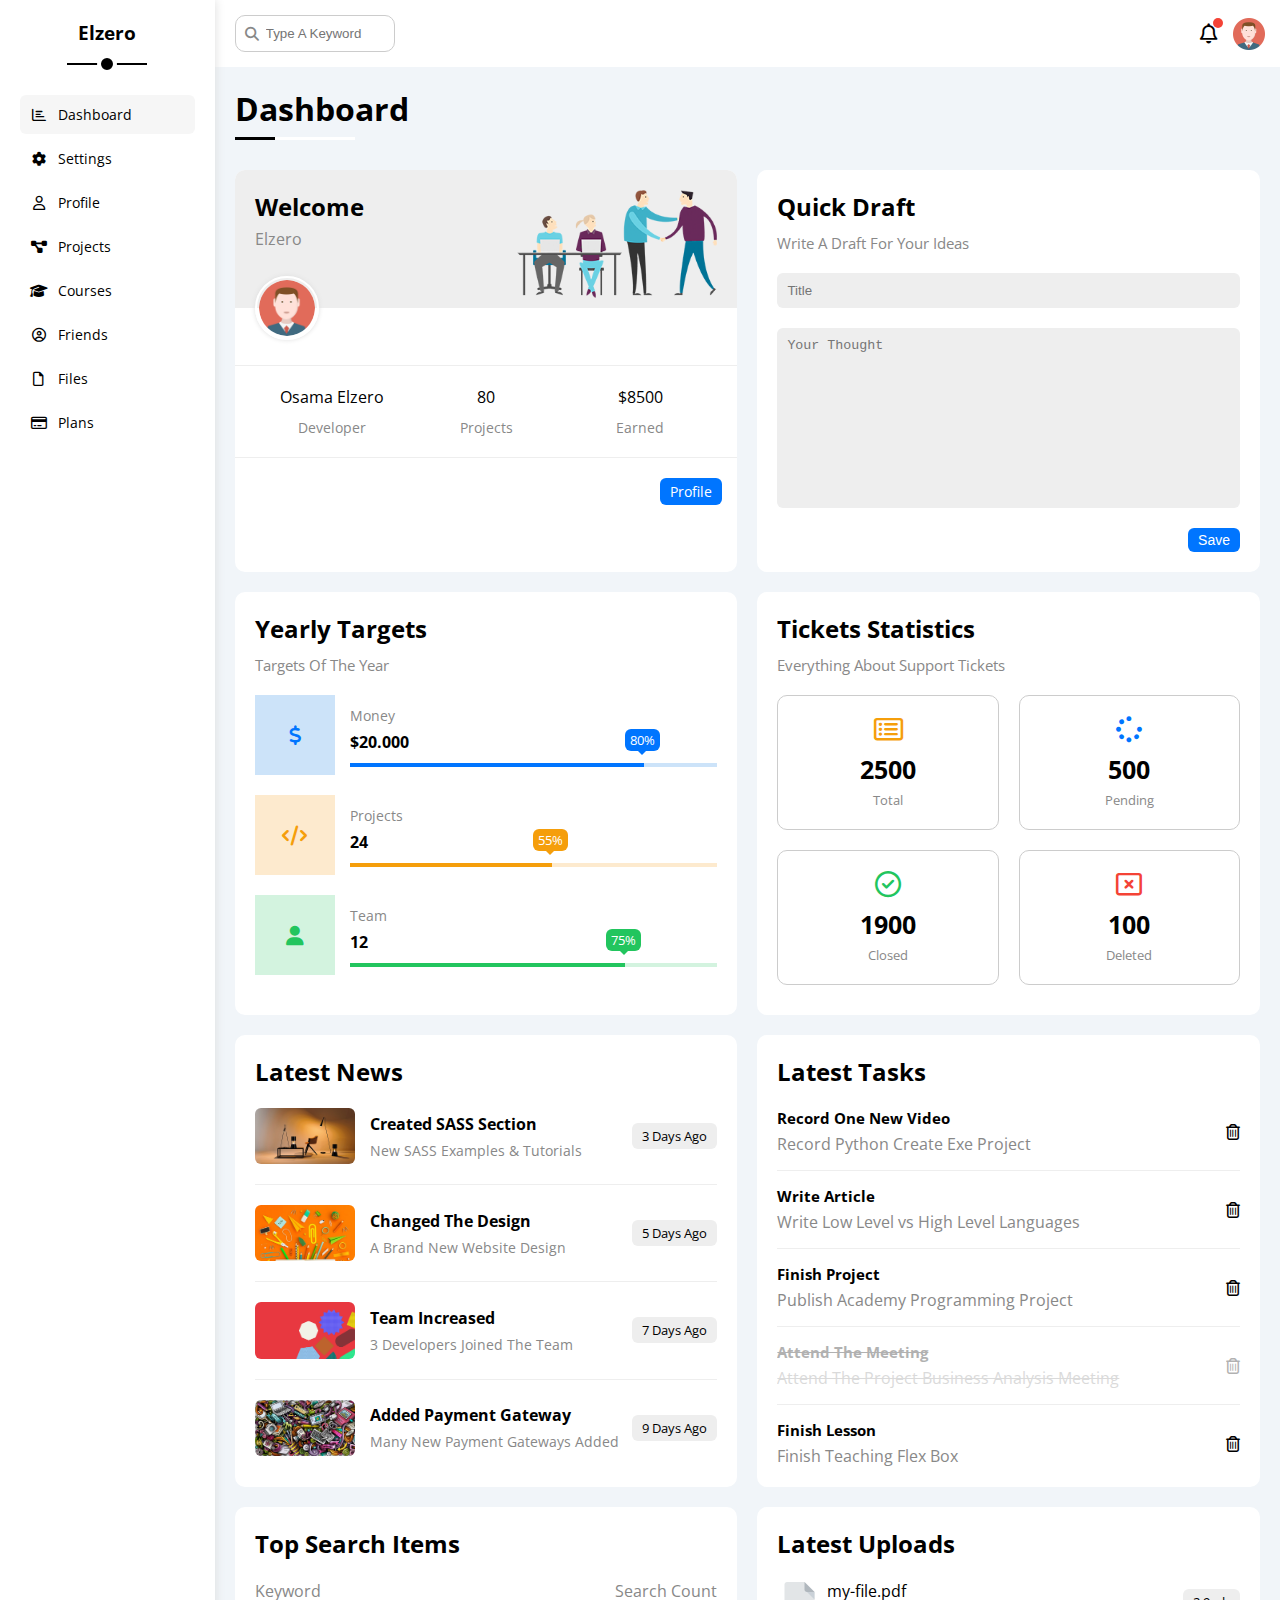
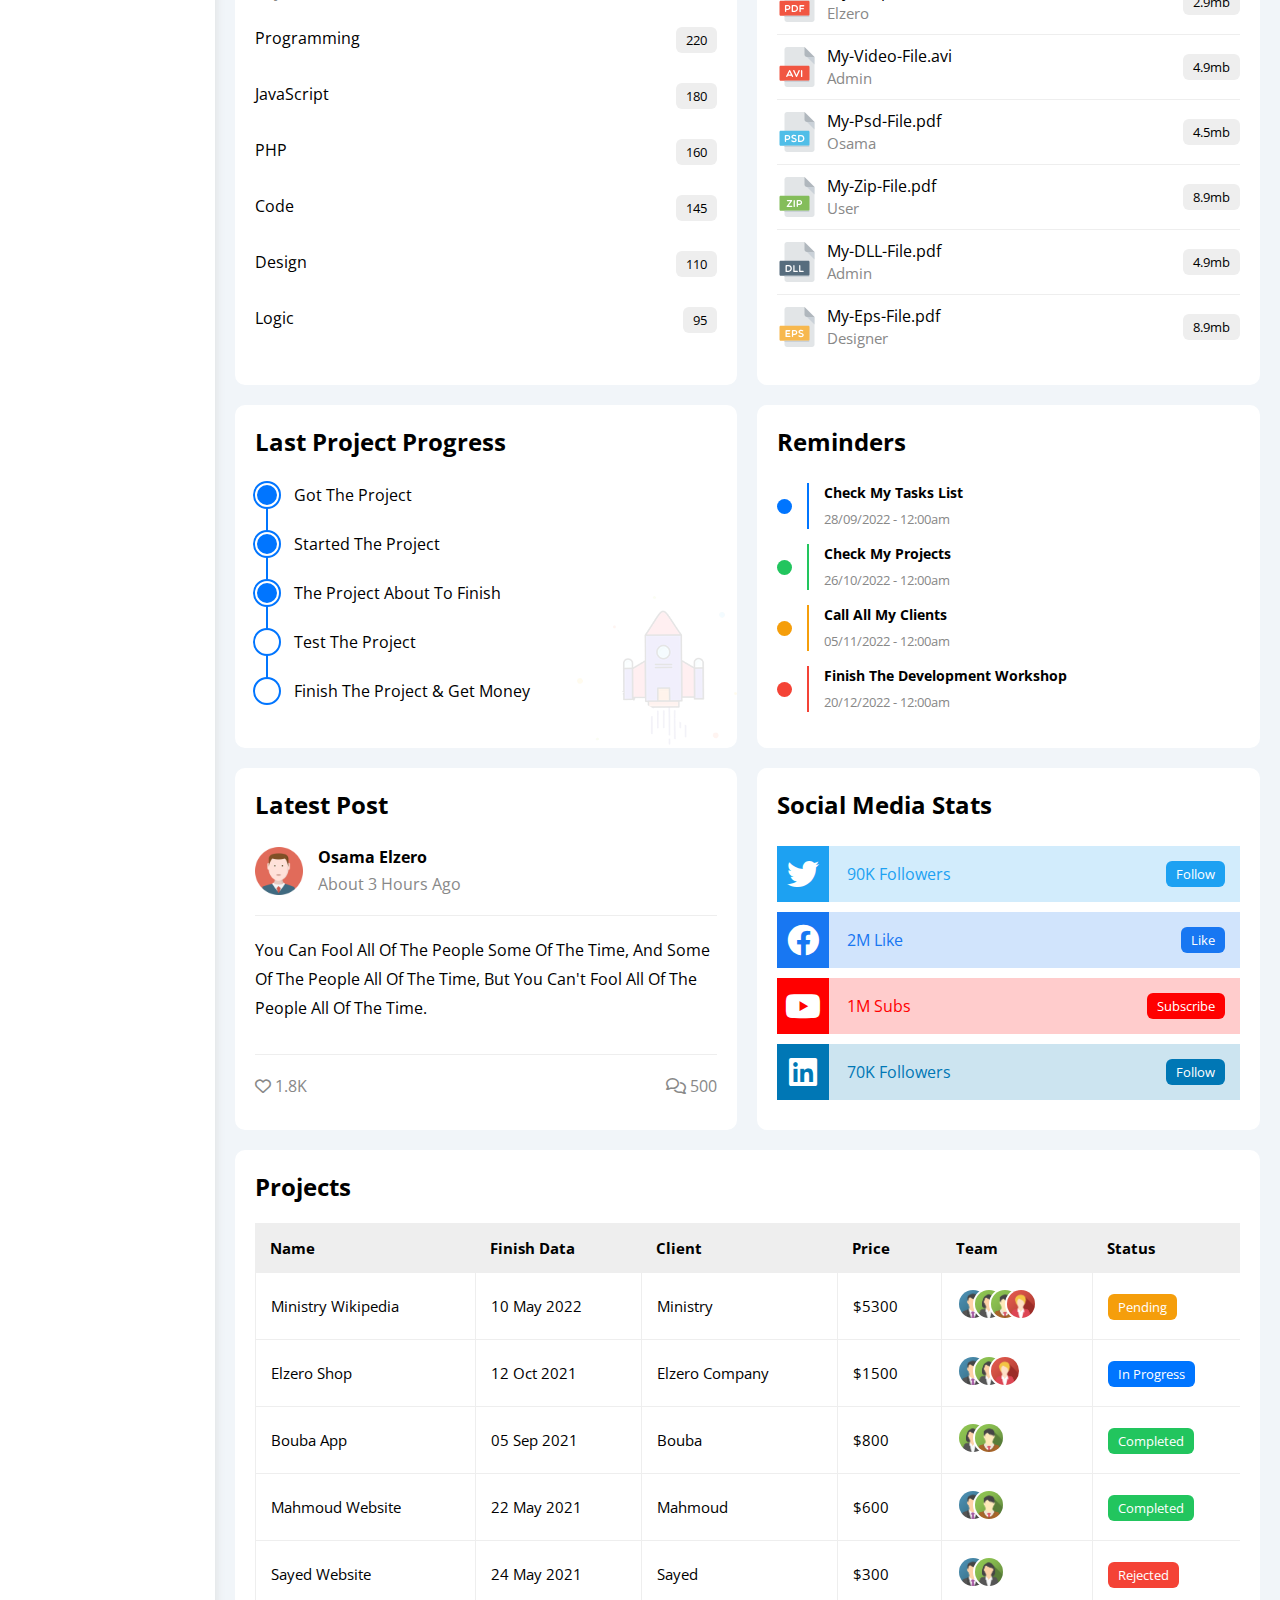
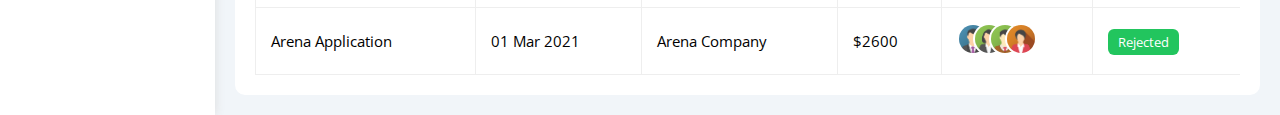
<file: index.html>
<!DOCTYPE html>

<html lang="en">

<head>

  <meta charset="UTF-8">

  <meta http-equiv="X-UA-Compatible" content="IE=edge">

  <meta name="viewport" content="width=device-width, initial-scale=1.0">

  <title>Dashboard</title>

  <!-- Font Awesome Library -->

  <link rel="stylesheet" href="css/all.min.css">

  <!-- Framework File -->

  <link rel="stylesheet" href="css/framework.css">

  <!-- Main Css File -->

  <link rel="stylesheet" href="css/master.css">

  <!-- Google Fonts -->

  <link rel="preconnect" href="https://fonts.googleapis.com">

  <link rel="preconnect" href="https://fonts.gstatic.com" crossorigin>

  <link href="https://fonts.googleapis.com/css2?family=Open+Sans:wght@300;500&display=swap" rel="stylesheet">

</head>

<body>

  <div class="page d-flex">

    <div class="sidebar bg-white p-20 p-relative">

      <h3 class="p-relative txt-c mt-0">Elzero</h3>
      
      <ul>

        <li>

          <a class="active d-flex align-center fs-14 c-black rad-6 p-10" href="index.html">

            <i class="fa-regular fa-chart-bar fa-fw"></i>

            <span>Dashboard</span>

          </a>

        </li>

        <li>

          <a class="d-flex align-center fs-14 c-black rad-6 p-10" href="settings.html">

            <i class="fa-solid fa-gear fa-fw"></i>

            <span>Settings</span>

          </a>

        </li>

        <li>

          <a class="d-flex align-center fs-14 c-black rad-6 p-10" href="profile.html">

            <i class="fa-regular fa-user fa-fw"></i>

            <span>Profile</span>

          </a>

        </li>

        <li>

          <a class="d-flex align-center fs-14 c-black rad-6 p-10" href="projects.html">

            <i class="fa-solid fa-diagram-project fa-fw"></i>

            <span>Projects</span>

          </a>

        </li>

        <li>

          <a class="d-flex align-center fs-14 c-black rad-6 p-10" href="courses.html">

            <i class="fa-solid fa-graduation-cap fa-fw"></i>

            <span>Courses</span>

          </a>

        </li>

        <li>

          <a class="d-flex align-center fs-14 c-black rad-6 p-10" href="friends.html">

            <i class="fa-regular fa-circle-user fa-fw"></i>

            <span>Friends</span>

          </a>

        </li>

        <li>

          <a class="d-flex align-center fs-14 c-black rad-6 p-10" href="files.html">

            <i class="fa-regular fa-file fa-fw"></i>

            <span>Files</span>

          </a>

        </li>

        <li>

          <a class="d-flex align-center fs-14 c-black rad-6 p-10" href="plans.html">

            <i class="fa-regular fa-credit-card fa-fw"></i>

            <span>Plans</span>

          </a>

        </li>

      </ul>

    </div>

    <div class="content w-full">

      <!-- Start Head -->

      <div class="head bg-white p-15 between-flex">

        <div class="search p-relative">

          <input class="p-10" type="search" placeholder="Type A Keyword">

        </div>

        <div class="icons d-flex align-center">

          <span class="notification p-relative">

            <i class="fa-regular fa-bell fa-lg"></i>

          </span>

          <img src="imgs/avatar.png" alt="">

        </div>

      </div>
      
      <!-- End Head -->

      <h1 class="p-relative">Dashboard</h1>

      <div class="wrapper d-grid gap-20">

        <!-- Start Welcome Widget -->

        <div class="welcome bg-white rad-10 txt-c-mobile block-mobile">

          <div class="intro p-20 d-flex space-between bg-eee">

            <div>

              <h2 class="m-0">Welcome</h2>

              <p class="c-grey mt-5">Elzero</p>

            </div>

            <img class="hide-mobile" src="imgs/welcome.png" alt="">
            
          </div>

          <img src="imgs/avatar.png" alt="" class="avatar">
          
          <div class="body txt-c d-flex p-20 mt-20 mb-20 block-mobile">

            <div>
              
              Osama Elzero
              
              <span class="d-block c-grey fs-14 mt-10">Developer</span>
            
            </div>


            <div>
              
              80
              
              <span class="d-block c-grey fs-14 mt-10">Projects</span>
            
            </div>


            <div>
              
              $8500
              
              <span class="d-block c-grey fs-14 mt-10">Earned</span>
            
            </div>

          </div>

          <a href="profile.html" class="visit d-block fs-14 rad-6 bg-blue c-white w-fit btn-shape">Profile</a>

        </div>

        <!-- End Welcome Widget -->

        <!-- Start Quick Draft Widget -->
 
        <div class="quick-draft p-20 bg-white rad-10">

          <h2 class="mt-0 mb-10">Quick Draft</h2>

          <p class="mt-0 mb-20 c-grey fs-15">Write A Draft For Your Ideas</p>

          <form action="">

            <input class="d-block mb-20 w-full p-10 b-none bg-eee rad-6" type="text" placeholder="Title">

            <textarea class="d-block mb-20 w-full p-10 b-none bg-eee rad-6" placeholder="Your Thought"></textarea>

            <input class="save d-block fs-14 bg-blue c-white b-none w-fit rad-6 btn-shape" type="submit" value="Save">

          </form>

        </div>
        
        <!-- End Quick Draft Widget -->

        <!-- Start Targets -->

        <div class="targets p-20 bg-white rad-10">

          <h2 class="mt-0 mb-10">Yearly Targets</h2>

          <p class="mt-0 mb-20 c-grey fs-15">Targets Of The Year</p>

          <!-- Target row one -->

          <div class="target-row mb-20 blue center-flex">

            <div class="icon center-flex">

              <i class="fa-solid fa-dollar-sign fa-lg c-blue"></i>

            </div>

            <div class="details">

              <span class="fs-14 c-grey">Money</span>

              <span class="d-block mt-5 mb-10 fw-bold">$20.000</span>

              <div class="progress p-relative">

                <span class="bg-blue blue" style="width: 80%">

                  <span class="bg-blue">80%</span>

                </span>

              </div>

            </div>

          </div>

          <!-- Target row two -->

          <div class="target-row mb-20 orange center-flex">

            <div class="icon center-flex">

              <i class="fa-solid fa-code fa-lg c-orange"></i>

            </div>

            <div class="details">

              <span class="fs-14 c-grey">Projects</span>

              <span class="d-block mt-5 mb-10 fw-bold">24</span>

              <div class="progress p-relative">

                <span class="bg-orange orange" style="width: 55%">

                  <span class="bg-orange">55%</span>

                </span>

              </div>

            </div>

          </div>

          <!-- Target row three -->

          <div class="target-row mb-20 green center-flex">

            <div class="icon center-flex">

              <i class="fa-solid fa-user fa-lg c-green"></i>

            </div>

            <div class="details">

              <span class="fs-14 c-grey">Team</span>

              <span class="d-block mt-5 mb-10 fw-bold">12</span>

              <div class="progress p-relative">

                <span class="bg-green green" style="width: 75%">

                  <span class="bg-green">75%</span>

                </span>

              </div>

            </div>

          </div>

        </div>
        
        <!-- End Targets -->

        <!-- Start Ticket Widget -->

        <div class="tickets p-20 bg-white rad-10">

          <h2 class="mt-0 mb-10">Tickets Statistics</h2>

          <p class="mt-0 mb-20 c-grey fs-15">Everything About Support Tickets</p>

          <div class="d-flex txt-c gap-20 f-wrap">

            <div class="box p-20 rad-10 fs-13 c-grey">

              <i class="fa-regular fa-rectangle-list fa-2x mb-10 c-orange"></i>

              <span class="d-block c-black fw-bold fs-25 mb-5">2500</span>

              Total

            </div>

            <div class="box p-20 rad-10 fs-13 c-grey">

              <i class="fa-solid fa-spinner fa-2x mb-10 c-blue"></i>

              <span class="d-block c-black fw-bold fs-25 mb-5">500</span>

              Pending

            </div>

            <div class="box p-20 rad-10 fs-13 c-grey">

              <i class="fa-regular fa-circle-check fa-2x mb-10 c-green"></i>

              <span class="d-block c-black fw-bold fs-25 mb-5">1900</span>

              Closed

            </div>

            <div class="box p-20 rad-10 fs-13 c-grey">

              <i class="fa-regular fa-rectangle-xmark fa-2x mb-10 c-red"></i>

              <span class="d-block c-black fw-bold fs-25 mb-5">100</span>

              Deleted

            </div>
            
          </div>

        </div>
        
        <!-- End Ticket Widget -->

        <!-- Start Latest News Widget -->

        <div class="latest-news p-20 bg-white rad-10 txt-c-mobile">

          <h2 class="mt-0 mb-20">Latest News</h2>

          <div class="news-row d-flex align-center">

            <img src="imgs/news-01.png" alt="">

            <div class="info">

              <h3>Created SASS Section</h3>

              <p class="m-0 fs-14 c-grey">New SASS Examples & Tutorials</p>

            </div>

            <div class="btn-shape bg-eee fs-13 label">3 Days Ago</div>

          </div>

          <div class="news-row d-flex align-center">

            <img src="imgs/news-02.png" alt="">

            <div class="info">

              <h3>Changed The Design</h3>

              <p class="m-0 fs-14 c-grey">A Brand New Website Design</p>

            </div>

            <div class="btn-shape bg-eee fs-13 label">5 Days Ago</div>

          </div>

          <div class="news-row d-flex align-center">

            <img src="imgs/news-03.png" alt="">

            <div class="info">

              <h3>Team Increased</h3>

              <p class="m-0 fs-14 c-grey">3 Developers Joined The Team</p>

            </div>

            <div class="btn-shape bg-eee fs-13 label">7 Days Ago</div>

          </div>

          <div class="news-row d-flex align-center">

            <img src="imgs/news-04.png" alt="">

            <div class="info">

              <h3>Added Payment Gateway</h3>

              <p class="m-0 fs-14 c-grey">Many New Payment Gateways Added

              </p>

            </div>

            <div class="btn-shape bg-eee fs-13 label">9 Days Ago</div>

          </div>

        </div>

        <!-- End Latest News Widget -->

        <!-- Start Tasks Widget  -->

        <div class="tasks p-20 bg-white rad-10">

          <h2 class="mt-0 mb-20">Latest Tasks</h2>

          <div class="task-row between-flex">

            <div class="info">

              <h3 class="mt-0 mb-5 fs-15">Record One New Video</h3>

              <p class="m-0 c-grey">Record Python Create Exe Project</p>

            </div>

            <i class="fa-regular fa-trash-can delete"></i>

          </div>

          <div class="task-row between-flex">

            <div class="info">

              <h3 class="mt-0 mb-5 fs-15">Write Article</h3>

              <p class="m-0 c-grey">Write Low Level vs High Level Languages</p>

            </div>

            <i class="fa-regular fa-trash-can delete"></i>

          </div>

          <div class="task-row between-flex">

            <div class="info">

              <h3 class="mt-0 mb-5 fs-15">Finish Project</h3>

              <p class="m-0 c-grey">Publish Academy Programming Project</p>

            </div>

            <i class="fa-regular fa-trash-can delete"></i>

          </div>

          <div class="task-row between-flex">

            <div class="info done">

              <h3 class="mt-0 mb-5 fs-15">Attend The Meeting</h3>

              <p class="m-0 c-grey">Attend The Project Business Analysis Meeting</p>

            </div>

            <i class="fa-regular fa-trash-can delete done"></i>

          </div>

          <div class="task-row between-flex">

            <div class="info">

              <h3 class="mt-0 mb-5 fs-15">Finish Lesson</h3>

              <p class="m-0 c-grey">Finish Teaching Flex Box</p>

            </div>

            <i class="fa-regular fa-trash-can delete"></i>

          </div>
          
        </div>

        <!-- End Tasks Widget -->

        <!-- Start Top Search Word Widget -->

        <div class="search-items p-20 bg-white rad-10">

          <h2 class="mt-0 mb-20">Top Search Items</h2>

          <div class="items-head d-flex space-between c-grey mb-10">

            <div>Keyword</div>

            <div>Search Count</div>

          </div>

          <div class="items d-flex space-between pt-15 pb-15">

            <span>Programming</span>
            
            <span class="bg-eee fs-13 btn-shape">220</span>

          </div>

          <div class="items d-flex space-between pt-15 pb-15">

            <span>JavaScript</span>
            
            <span class="bg-eee fs-13 btn-shape">180</span>

          </div>

          <div class="items d-flex space-between pt-15 pb-15">

            <span>PHP</span>
            
            <span class="bg-eee fs-13 btn-shape">160</span>

          </div>

          <div class="items d-flex space-between pt-15 pb-15">

            <span>Code</span>
            
            <span class="bg-eee fs-13 btn-shape">145</span>

          </div>

          <div class="items d-flex space-between pt-15 pb-15">

            <span>Design</span>
            
            <span class="bg-eee fs-13 btn-shape">110</span>

          </div>

          <div class="items d-flex space-between pt-15 pb-15">

            <span>Logic</span>
            
            <span class="bg-eee fs-13 btn-shape">95</span>

          </div>

        </div>

        <!-- End Top Search Word Widget -->

        <!-- Start Latest Uploads Widget -->

        <div class="latest-uploads p-20 bg-white rad-10">

          <h2 class="mt-0 mb-20">Latest Uploads</h2>

          <ul>

            <li class="between-flex pb-10 mb-10">

              <div class="d-flex align-center">

                <img class="mr-10" src="imgs/pdf.svg" alt="">

                <div>

                  <span class="d-block">my-file.pdf</span>

                  <span class="fs-15 c-grey">Elzero</span>

                </div>

              </div>

              <div class="bg-eee btn-shape fs-13">2.9mb</div>

            </li>

            <li class="between-flex pb-10 mb-10">

              <div class="d-flex align-center">

                <img class="mr-10" src="imgs/avi.svg" alt="">

                <div>

                  <span class="d-block">My-Video-File.avi</span>

                  <span class="fs-15 c-grey">Admin</span>

                </div>

              </div>

              <div class="bg-eee btn-shape fs-13">4.9mb</div>

            </li>

            <li class="between-flex pb-10 mb-10">

              <div class="d-flex align-center">

                <img class="mr-10" src="imgs/psd.svg" alt="">

                <div>

                  <span class="d-block">My-Psd-File.pdf</span>

                  <span class="fs-15 c-grey">Osama</span>

                </div>

              </div>

              <div class="bg-eee btn-shape fs-13">4.5mb</div>

            </li>

            <li class="between-flex pb-10 mb-10">

              <div class="d-flex align-center">

                <img class="mr-10" src="imgs/zip.svg" alt="">

                <div>

                  <span class="d-block">My-Zip-File.pdf</span>

                  <span class="fs-15 c-grey">User</span>

                </div>

              </div>

              <div class="bg-eee btn-shape fs-13">8.9mb</div>

            </li>

            <li class="between-flex pb-10 mb-10">

              <div class="d-flex align-center">

                <img class="mr-10" src="imgs/dll.svg" alt="">

                <div>

                  <span class="d-block">My-DLL-File.pdf</span>

                  <span class="fs-15 c-grey">Admin</span>

                </div>

              </div>

              <div class="bg-eee btn-shape fs-13">4.9mb</div>

            </li>

            <li class="between-flex">

              <div class="d-flex align-center">

                <img class="mr-10" src="imgs/eps.svg" alt="">

                <div>

                  <span class="d-block">My-Eps-File.pdf</span>

                  <span class="fs-15 c-grey">Designer</span>

                </div>

              </div>

              <div class="bg-eee btn-shape fs-13">8.9mb</div>

            </li>

          </ul>

        </div>

        <!-- End Latest Uploads Widget -->

        <!-- Start Last Project Progress Widget -->

        <div class="last-project p-20 bg-white rad-10 p-relative">

          <h2 class="mt-0 mb-20">Last Project Progress</h2>

          <ul class="m-0 p-relative">

            <li class="mt-25 d-flex align-center done">Got The Project</li>
            <li class="mt-25 d-flex align-center done">Started The Project</li>
            <li class="mt-25 d-flex align-center done">The Project About To Finish</li>
            <li class="mt-25 d-flex align-center current">Test The Project</li>
            <li class="mt-25 d-flex align-center">Finish The Project & Get Money</li>

          </ul>

          <img src="imgs/project.png" alt="" class="launch-icon hide-mobile">

        </div>

        <!-- End Last Project Progress Widget -->

        <!-- Start Reminders Widget -->

        <div class="remainders p-20 bg-white rad-10 p-relative">

          <h2 class="mt-0 mb-25">Reminders</h2>

          <ul>

            <li class="d-flex align-center mt-15">

              <span class="key bg-blue mr-15 d-block rad-half"></span>

              <div class="pl-15 blue">

                <p class="fs-14 fw-bold mt-0 mb-5">Check My Tasks List</p>

                <span class="fs-13 c-grey">28/09/2022 - 12:00am</span>

              </div>

            </li>

            <li class="d-flex align-center mt-15">

              <span class="key bg-green mr-15 d-block rad-half"></span>

              <div class="pl-15 green">

                <p class="fs-14 fw-bold mt-0 mb-5">Check My Projects</p>

                <span class="fs-13 c-grey">26/10/2022 - 12:00am</span>

              </div>

            </li>

            <li class="d-flex align-center mt-15">

              <span class="key bg-orange mr-15 d-block rad-half"></span>

              <div class="pl-15 orange">

                <p class="fs-14 fw-bold mt-0 mb-5">Call All My Clients</p>

                <span class="fs-13 c-grey">05/11/2022 - 12:00am</span>

              </div>

            </li>

            <li class="d-flex align-center mt-15">

              <span class="key bg-red mr-15 d-block rad-half"></span>

              <div class="pl-15 red">

                <p class="fs-14 fw-bold mt-0 mb-5">Finish The Development Workshop</p>

                <span class="fs-13 c-grey">20/12/2022 - 12:00am</span>

              </div>

            </li>

          </ul>

        </div>

        <!-- End Reminders Widget -->

        <!-- Start Latest Post Widget -->

        <div class="latest-post p-20 bg-white rad-10 p-relative">

          <h2 class="mt-0 mb-25">Latest Post</h2>

          <div class="top d-flex align-center">

            <img class="avatar mr-15" src="imgs/avatar.png" alt="">

            <div class="info">

              <span class="d-block mb-5 fw-bold">Osama Elzero</span>

              <span class="c-grey">About 3 Hours Ago</span>
              
            </div>

          </div>

          <div class="post-content txt-c-mobile pt-20 pb-20 mt-20 mb-20">
            You Can Fool All Of The People Some Of The Time, And Some Of The People All Of The Time, 
            But You Can't Fool All Of The People All Of The Time.
          </div>
          
          <div class="post-status between-flex c-grey">

            <div>

              <i class="fa-regular fa-heart"></i>

              <span>1.8K</span>

            </div>

            <div>

              <i class="fa-regular fa-comments"></i>

              <span>500</span>

            </div>

          </div>

        </div>
        
        <!-- Start Latest Post Widget -->

        <!-- Start Social Media Stats Widget -->

        <div class="social-media p-20 bg-white rad-10 p-relative">

          <h2 class="mt-0 mb-25">Social Media Stats</h2>

          <div class="box twitter p-15 p-relative mb-10 between-flex">

            <i class="fa-brands fa-twitter fa-2x c-white h-full center-flex"></i>

            <span>90K Followers</span>

            <a class="fs-13 c-white btn-shape" href="#">Follow</a>

          </div>

          <div class="box facebook p-15 p-relative mb-10 between-flex">

            <i class="fa-brands fa-facebook fa-2x c-white h-full center-flex"></i>

            <span>2M Like</span>

            <a class="fs-13 c-white btn-shape" href="#">Like</a>

          </div>

          <div class="box youtube p-15 p-relative mb-10 between-flex">

            <i class="fa-brands fa-youtube fa-2x c-white h-full center-flex"></i>

            <span>1M Subs</span>

            <a class="fs-13 c-white btn-shape" href="#">Subscribe</a>

          </div>

          <div class="box linkedin p-15 p-relative mb-10 between-flex">

            <i class="fa-brands fa-linkedin fa-2x c-white h-full center-flex"></i>

            <span>70K Followers</span>

            <a class="fs-13 c-white btn-shape" href="#">Follow</a>

          </div>

        </div>
        
        <!-- End Social Media Stats Widget -->
          
      </div>

      <!-- Start Projects Table -->

      <div class="projects p-20 bg-white rad-10 m-20">

        <h2 class="mt-0 mb-20">Projects</h2>

        <div class="responsive-table">

          <table class="fs-15 w-full">

            <thead>

              <tr>

                <td>Name</td>
                <td>Finish Data</td>
                <td>Client</td>
                <td>Price</td>
                <td>Team</td>
                <td>Status</td>

              </tr>

            </thead>

            <tbody>

              <tr>

                <td>Ministry Wikipedia</td>

                <td>10 May 2022</td>

                <td>Ministry</td>

                <td>$5300</td>

                <td>

                  <img src="imgs/team-01.png" alt="">
                  <img src="imgs/team-02.png" alt="">
                  <img src="imgs/team-03.png" alt="">
                  <img src="imgs/team-05.png" alt="">

                </td>

                <td>

                  <span class="label btn-shape bg-orange c-white">Pending</span>

                </td>

              </tr>

              <tr>

                <td>Elzero Shop</td>

                <td>12 Oct 2021</td>

                <td>Elzero Company</td>

                <td>$1500</td>

                <td>

                  <img src="imgs/team-01.png" alt="">
                  <img src="imgs/team-02.png" alt="">
                  <img src="imgs/team-05.png" alt="">

                </td>

                <td>

                  <span class="label btn-shape bg-blue c-white">In Progress</span>

                </td>

              </tr>

              <tr>

                <td>Bouba App</td>

                <td>05 Sep 2021	</td>

                <td>Bouba</td>

                <td>$800</td>

                <td>

                  <img src="imgs/team-02.png" alt="">
                  <img src="imgs/team-03.png" alt="">

                </td>

                <td>

                  <span class="label btn-shape bg-green c-white">Completed</span>

                </td>

              </tr>

              <tr>

                <td>Mahmoud Website</td>

                <td>22 May 2021</td>

                <td>Mahmoud</td>

                <td>$600</td>

                <td>

                  <img src="imgs/team-01.png" alt="">
                  <img src="imgs/team-03.png" alt="">

                </td>

                <td>

                  <span class="label btn-shape bg-green c-white">Completed</span>

                </td>

              </tr>

              <tr>

                <td>Sayed Website</td>

                <td>24 May 2021</td>

                <td>Sayed</td>

                <td>$300</td>

                <td>

                  <img src="imgs/team-01.png" alt="">
                  <img src="imgs/team-02.png" alt="">

                </td>

                <td>

                  <span class="label btn-shape bg-red c-white">Rejected</span>

                </td>

              </tr>

              <tr>

                <td>Arena Application</td>

                <td>01 Mar 2021</td>

                <td>Arena Company</td>

                <td>$2600</td>

                <td>

                  <img src="imgs/team-01.png" alt="">
                  <img src="imgs/team-02.png" alt="">
                  <img src="imgs/team-03.png" alt="">
                  <img src="imgs/team-04.png" alt="">

                </td>

                <td>

                  <span class="label btn-shape bg-green c-white">Rejected</span>

                </td>

              </tr>

            </tbody>

          </table>

        </div>

      </div>

      <!-- End Projects Table -->

    </div>

  </div>
 
</body>

</html>
</file>
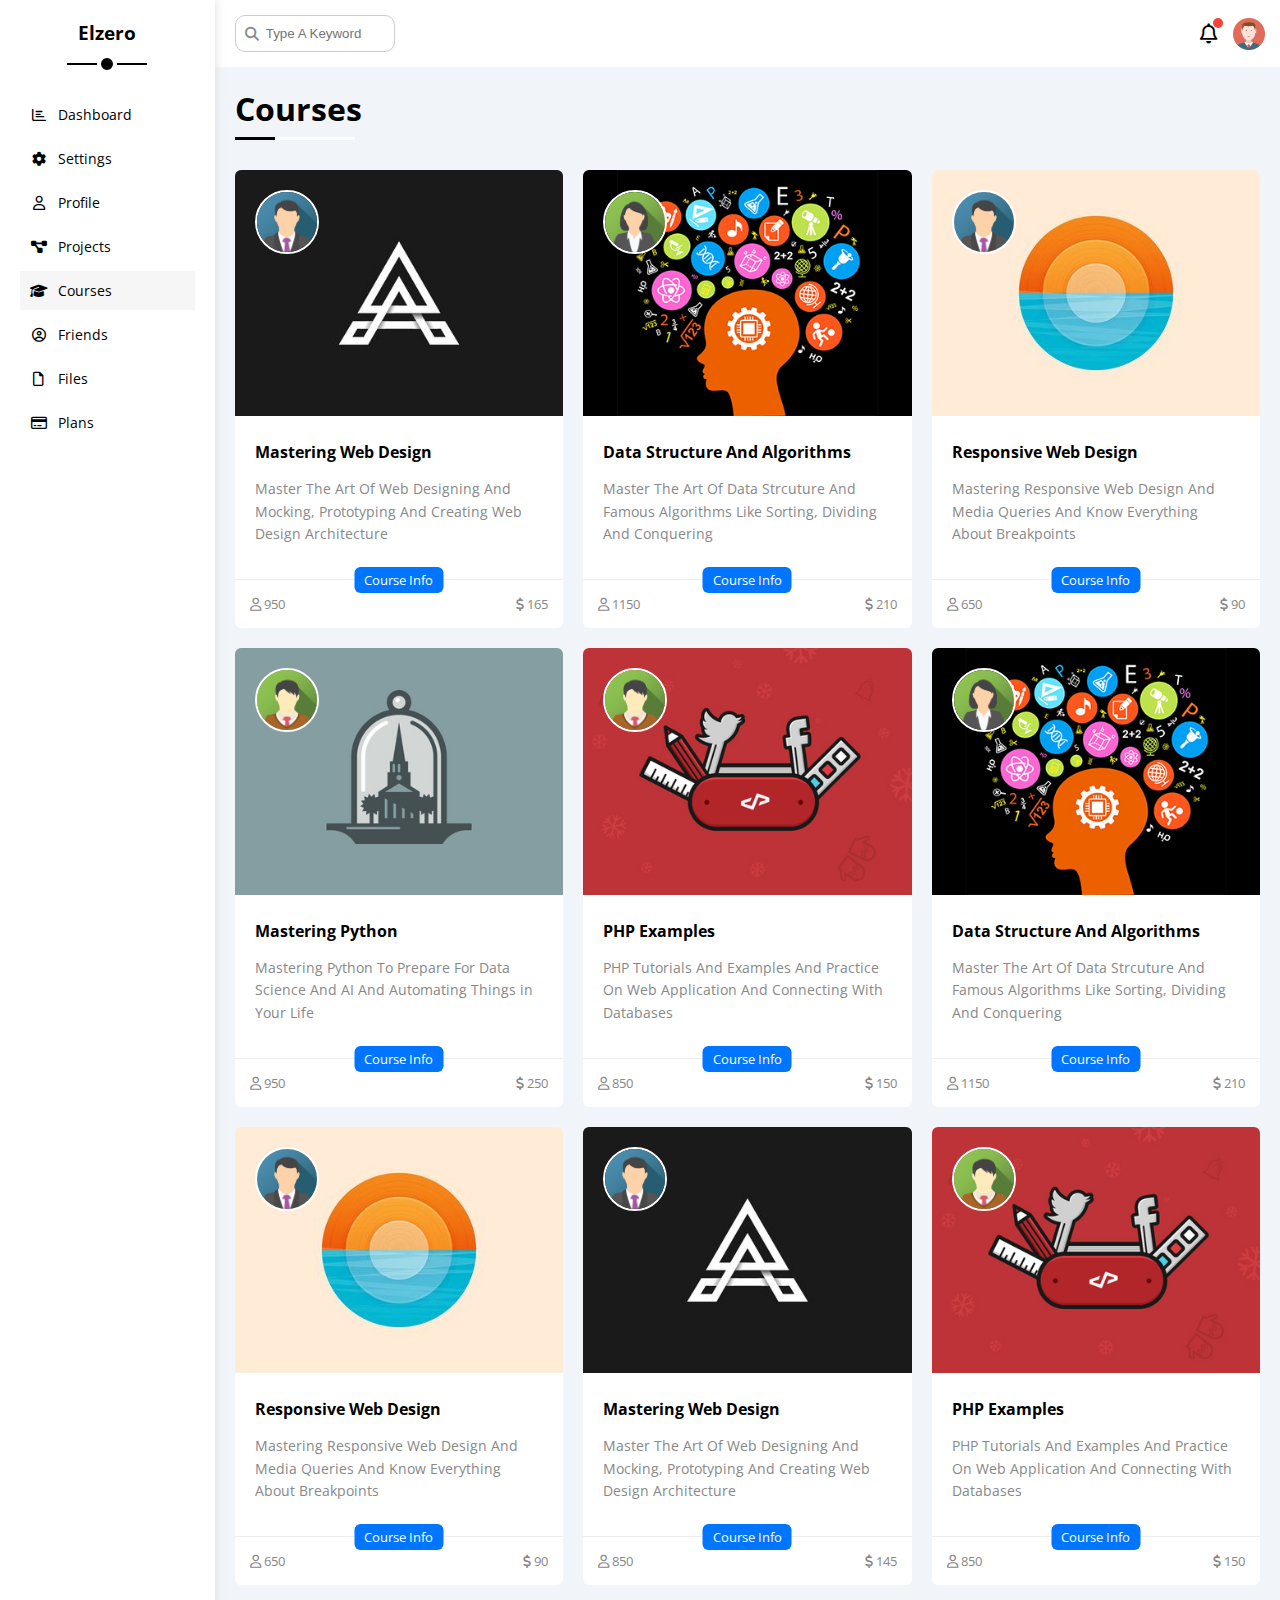
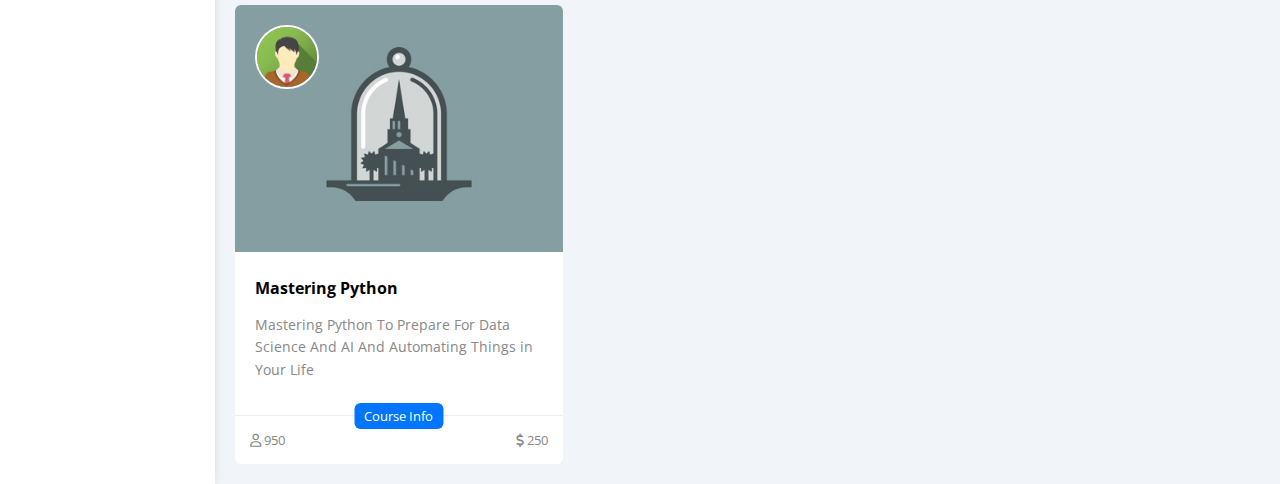
<file: courses.html>
<!DOCTYPE html>

<html lang="en">

<head>

  <meta charset="UTF-8">

  <meta http-equiv="X-UA-Compatible" content="IE=edge">

  <meta name="viewport" content="width=device-width, initial-scale=1.0">

  <title>Courses</title>

  <!-- Font Awesome Library -->

  <link rel="stylesheet" href="css/all.min.css">

  <!-- Framework File -->

  <link rel="stylesheet" href="css/framework.css">

  <!-- Main Css File -->

  <link rel="stylesheet" href="css/master.css">

  <!-- Google Fonts -->

  <link rel="preconnect" href="https://fonts.googleapis.com">

  <link rel="preconnect" href="https://fonts.gstatic.com" crossorigin>

  <link href="https://fonts.googleapis.com/css2?family=Open+Sans:wght@300;500&display=swap" rel="stylesheet">

</head>

<body>

  <div class="page d-flex">

    <div class="sidebar bg-white p-20 p-relative">

      <h3 class="p-relative txt-c mt-0">Elzero</h3>
      
      <ul>

        <li>

          <a class="d-flex align-center fs-14 c-black red-6 p-10" href="index.html">

            <i class="fa-regular fa-chart-bar fa-fw"></i>

            <span>Dashboard</span>

          </a>

        </li>

        <li>

          <a class="d-flex align-center fs-14 c-black red-6 p-10" href="settings.html">

            <i class="fa-solid fa-gear fa-fw"></i>

            <span>Settings</span>

          </a>

        </li>

        <li>

          <a class="d-flex align-center fs-14 c-black red-6 p-10" href="profile.html">

            <i class="fa-regular fa-user fa-fw"></i>

            <span>Profile</span>

          </a>

        </li>

        <li>

          <a class="d-flex align-center fs-14 c-black red-6 p-10" href="projects.html">

            <i class="fa-solid fa-diagram-project fa-fw"></i>

            <span>Projects</span>

          </a>

        </li>

        <li>

          <a class="active d-flex align-center fs-14 c-black red-6 p-10" href="courses.html">

            <i class="fa-solid fa-graduation-cap fa-fw"></i>

            <span>Courses</span>

          </a>

        </li>

        <li>

          <a class="d-flex align-center fs-14 c-black red-6 p-10" href="friends.html">

            <i class="fa-regular fa-circle-user fa-fw"></i>

            <span>Friends</span>

          </a>

        </li>

        <li>

          <a class="d-flex align-center fs-14 c-black red-6 p-10" href="files.html">

            <i class="fa-regular fa-file fa-fw"></i>

            <span>Files</span>

          </a>

        </li>

        <li>

          <a class="d-flex align-center fs-14 c-black red-6 p-10" href="plans.html">

            <i class="fa-regular fa-credit-card fa-fw"></i>

            <span>Plans</span>

          </a>

        </li>

      </ul>

    </div>

    <div class="content w-full">

    <!-- Start Head -->

      <div class="head bg-white p-15 between-flex">

        <div class="search p-relative">

          <input class="p-10" type="search" placeholder="Type A Keyword">

        </div>

        <div class="icons d-flex align-center">

          <span class="notification p-relative">

            <i class="fa-regular fa-bell fa-lg"></i>

          </span>

          <img src="imgs/avatar.png" alt="">

        </div>

      </div>
      
    <!-- End Head -->

      <h1 class="p-relative">Courses</h1>

      <!-- Start Courses -->

      <div class="courses-page d-grid m-20 gap-20">

        <!-- Course 1 -->

        <div class="course bg-white rad-6 p-relative">

          <img class="cover" src="imgs/course-01.jpg" alt="">

          <img class="instructor" src="imgs/team-01.png" alt="">

          <div class="p-20">

            <h4 class="m-0">Mastering Web Design</h4>

            <p class="description c-grey mt-15 fs-14">

              Master The Art Of Web Designing And Mocking, Prototyping And Creating Web Design Architecture

            </p>

          </div>

          <div class="info p-15 p-relative between-flex">

            <span class="title bg-blue c-white btn-shape">Course Info</span>

            <span class="c-grey">

              <i class="fa-regular fa-user"></i>

              950

            </span>

            <span class="c-grey">

              <i class="fa-solid fa-dollar-sign"></i>

              165

            </span>

          </div>

        </div>

        <!-- Course 2 -->

        <div class="course bg-white rad-6 p-relative">

          <img class="cover" src="imgs/course-02.jpg" alt="">

          <img class="instructor" src="imgs/team-02.png" alt="">

          <div class="p-20">

            <h4 class="m-0">Data Structure And Algorithms</h4>

            <p class="description c-grey mt-15 fs-14">

              Master The Art Of Data Strcuture And Famous Algorithms Like Sorting, Dividing And Conquering

            </p>

          </div>

          <div class="info p-15 p-relative between-flex">

            <span class="title bg-blue c-white btn-shape">Course Info</span>

            <span class="c-grey">

              <i class="fa-regular fa-user"></i>

              1150

            </span>

            <span class="c-grey">

              <i class="fa-solid fa-dollar-sign"></i>

              210

            </span>

          </div>

        </div>

        <!-- Course 3 -->

        <div class="course bg-white rad-6 p-relative">

          <img class="cover" src="imgs/course-03.jpg" alt="">

          <img class="instructor" src="imgs/team-01.png" alt="">

          <div class="p-20">

            <h4 class="m-0">Responsive Web Design</h4>

            <p class="description c-grey mt-15 fs-14">

              Mastering Responsive Web Design And Media Queries And Know Everything About Breakpoints

            </p>

          </div>

          <div class="info p-15 p-relative between-flex">

            <span class="title bg-blue c-white btn-shape">Course Info</span>

            <span class="c-grey">

              <i class="fa-regular fa-user"></i>

              650

            </span>

            <span class="c-grey">

              <i class="fa-solid fa-dollar-sign"></i>

              90

            </span>

          </div>

        </div>

        <!-- Course 4 -->

        <div class="course bg-white rad-6 p-relative">

          <img class="cover" src="imgs/course-04.jpg" alt="">

          <img class="instructor" src="imgs/team-03.png" alt="">

          <div class="p-20">

            <h4 class="m-0">Mastering Python</h4>

            <p class="description c-grey mt-15 fs-14">

              Mastering Python To Prepare For Data Science And AI And Automating Things in Your Life

            </p>

          </div>

          <div class="info p-15 p-relative between-flex">

            <span class="title bg-blue c-white btn-shape">Course Info</span>

            <span class="c-grey">

              <i class="fa-regular fa-user"></i>

              950

            </span>

            <span class="c-grey">

              <i class="fa-solid fa-dollar-sign"></i>

              250

            </span>

          </div>

        </div>

        <!-- Course 5 -->

        <div class="course bg-white rad-6 p-relative">

          <img class="cover" src="imgs/course-05.jpg" alt="">

          <img class="instructor" src="imgs/team-03.png" alt="">

          <div class="p-20">

            <h4 class="m-0">PHP Examples</h4>

            <p class="description c-grey mt-15 fs-14">

              PHP Tutorials And Examples And Practice On Web Application And Connecting With Databases

            </p>

          </div>

          <div class="info p-15 p-relative between-flex">

            <span class="title bg-blue c-white btn-shape">Course Info</span>

            <span class="c-grey">

              <i class="fa-regular fa-user"></i>

              850

            </span>

            <span class="c-grey">

              <i class="fa-solid fa-dollar-sign"></i>

              150

            </span>

          </div>

        </div>

        <!-- Course 6 -->

        <div class="course bg-white rad-6 p-relative">

          <img class="cover" src="imgs/course-02.jpg" alt="">

          <img class="instructor" src="imgs/team-02.png" alt="">

          <div class="p-20">

            <h4 class="m-0">Data Structure And Algorithms</h4>

            <p class="description c-grey mt-15 fs-14">

              Master The Art Of Data Strcuture And Famous Algorithms Like Sorting, Dividing And Conquering

            </p>

          </div>

          <div class="info p-15 p-relative between-flex">

            <span class="title bg-blue c-white btn-shape">Course Info</span>

            <span class="c-grey">

              <i class="fa-regular fa-user"></i>

              1150

            </span>

            <span class="c-grey">

              <i class="fa-solid fa-dollar-sign"></i>

              210

            </span>

          </div>

        </div>

        <!-- Course 7 -->

        <div class="course bg-white rad-6 p-relative">

          <img class="cover" src="imgs/course-03.jpg" alt="">

          <img class="instructor" src="imgs/team-01.png" alt="">

          <div class="p-20">

            <h4 class="m-0">Responsive Web Design</h4>

            <p class="description c-grey mt-15 fs-14">

              Mastering Responsive Web Design And Media Queries And Know Everything About Breakpoints

            </p>

          </div>

          <div class="info p-15 p-relative between-flex">

            <span class="title bg-blue c-white btn-shape">Course Info</span>

            <span class="c-grey">

              <i class="fa-regular fa-user"></i>

              650

            </span>

            <span class="c-grey">

              <i class="fa-solid fa-dollar-sign"></i>

              90

            </span>

          </div>

        </div>

        <!-- Course 8 -->

        <div class="course bg-white rad-6 p-relative">

          <img class="cover" src="imgs/course-01.jpg" alt="">

          <img class="instructor" src="imgs/team-01.png" alt="">

          <div class="p-20">

            <h4 class="m-0">Mastering Web Design</h4>

            <p class="description c-grey mt-15 fs-14">

              Master The Art Of Web Designing And Mocking, Prototyping And Creating Web Design Architecture

            </p>

          </div>

          <div class="info p-15 p-relative between-flex">

            <span class="title bg-blue c-white btn-shape">Course Info</span>

            <span class="c-grey">

              <i class="fa-regular fa-user"></i>

              850

            </span>

            <span class="c-grey">

              <i class="fa-solid fa-dollar-sign"></i>

              145

            </span>

          </div>

        </div>

        <!-- Course 9 -->

        <div class="course bg-white rad-6 p-relative">

          <img class="cover" src="imgs/course-05.jpg" alt="">

          <img class="instructor" src="imgs/team-03.png" alt="">

          <div class="p-20">

            <h4 class="m-0">PHP Examples</h4>

            <p class="description c-grey mt-15 fs-14">

              PHP Tutorials And Examples And Practice On Web Application And Connecting With Databases

            </p>

          </div>

          <div class="info p-15 p-relative between-flex">

            <span class="title bg-blue c-white btn-shape">Course Info</span>

            <span class="c-grey">

              <i class="fa-regular fa-user"></i>

              850

            </span>

            <span class="c-grey">

              <i class="fa-solid fa-dollar-sign"></i>

              150

            </span>

          </div>

        </div>

        <!-- Course 10 -->

        <div class="course bg-white rad-6 p-relative">

          <img class="cover" src="imgs/course-04.jpg" alt="">

          <img class="instructor" src="imgs/team-03.png" alt="">

          <div class="p-20">

            <h4 class="m-0">Mastering Python</h4>

            <p class="description c-grey mt-15 fs-14">

              Mastering Python To Prepare For Data Science And AI And Automating Things in Your Life

            </p>

          </div>

          <div class="info p-15 p-relative between-flex">

            <span class="title bg-blue c-white btn-shape">Course Info</span>

            <span class="c-grey">

              <i class="fa-regular fa-user"></i>

              950

            </span>

            <span class="c-grey">

              <i class="fa-solid fa-dollar-sign"></i>

              250

            </span>

          </div>

        </div>

      </div>

      <!-- End Courses -->

    </div>

  </div>
 
</body>

</html>
</file>
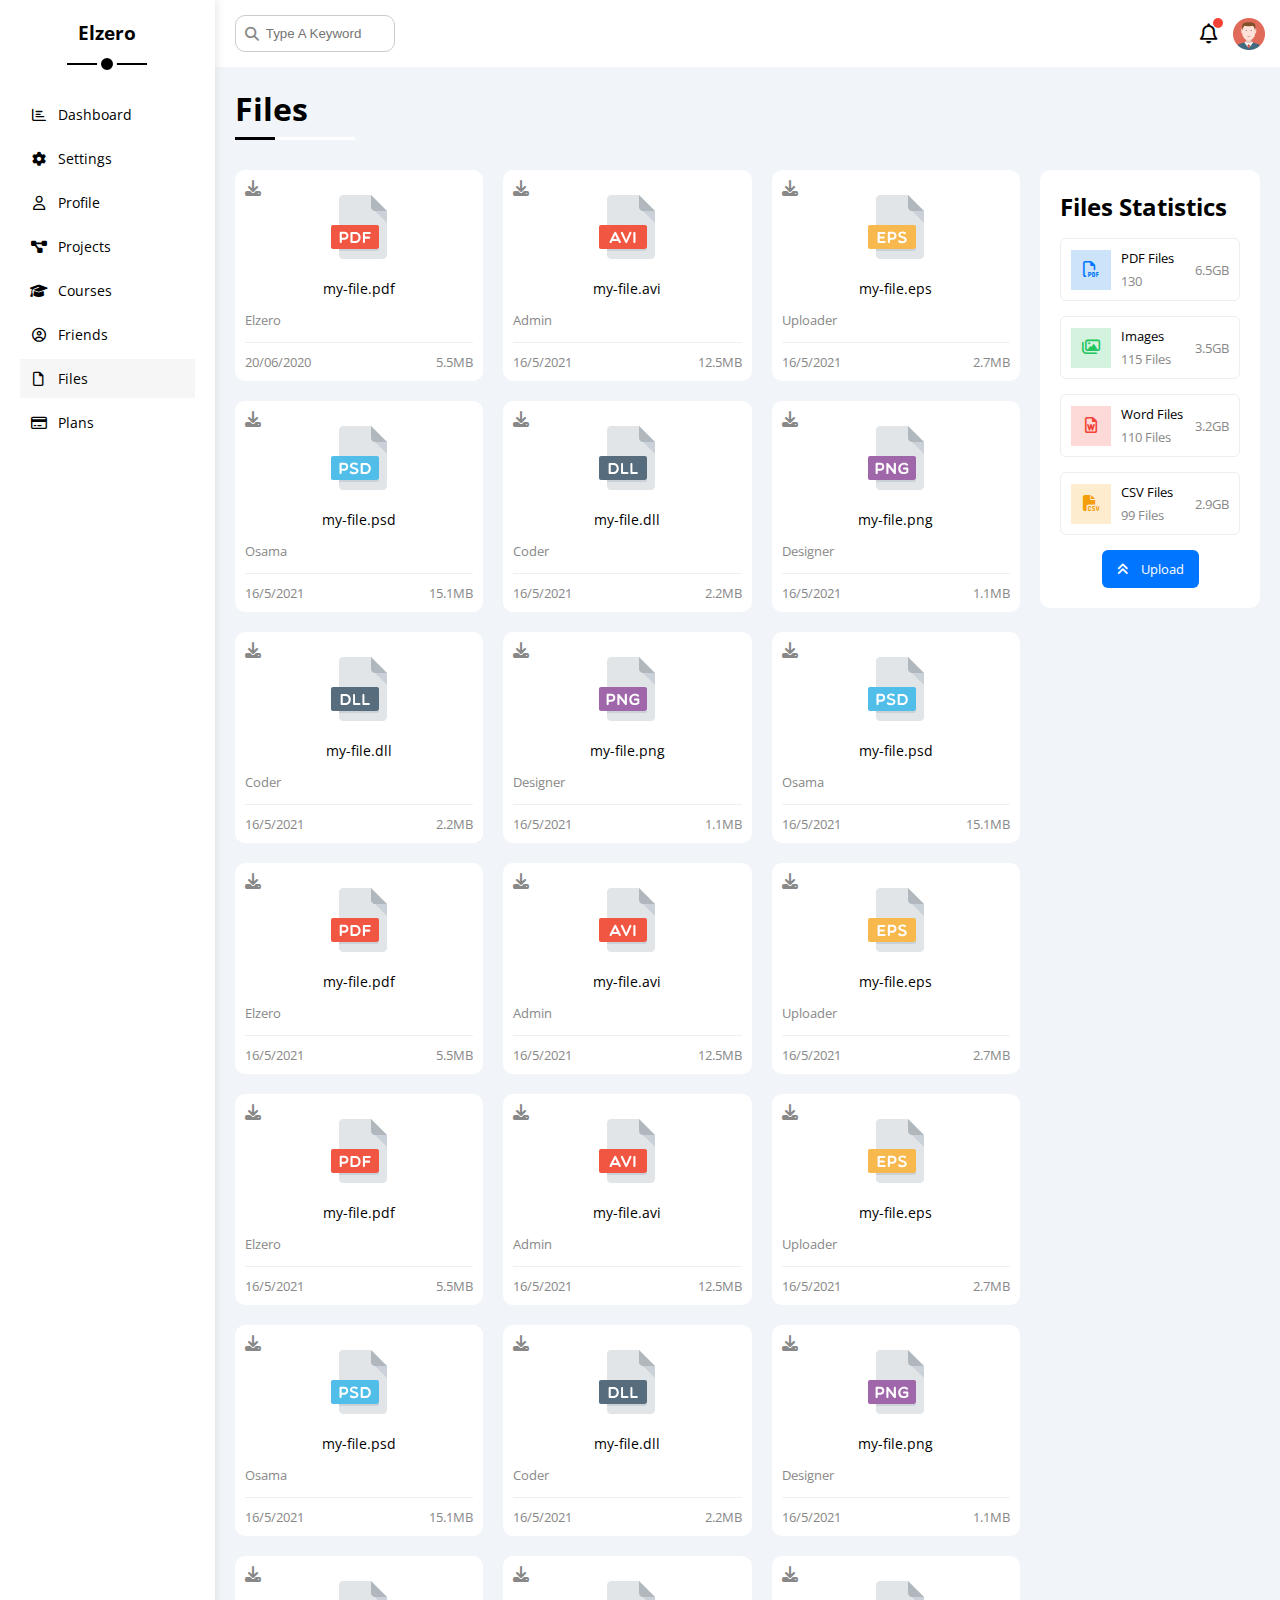
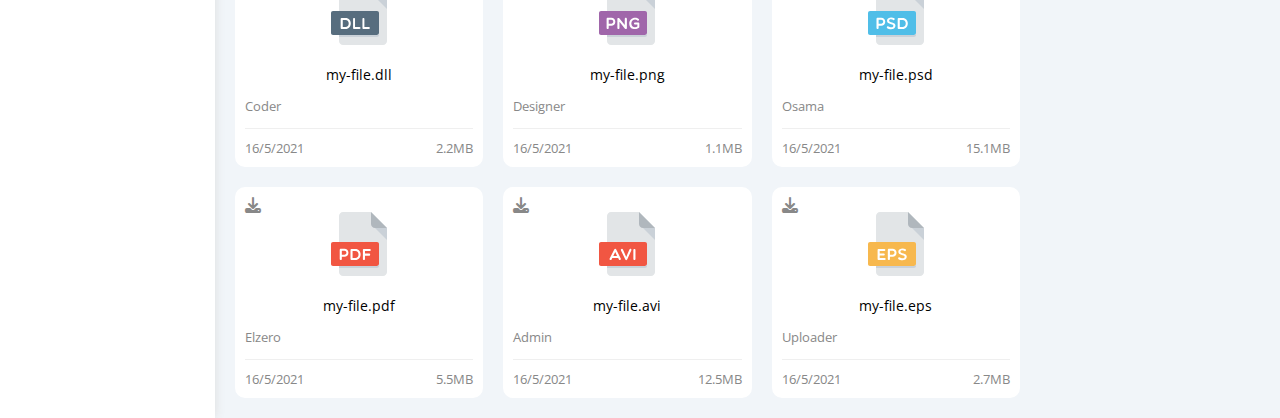
<file: files.html>
<!DOCTYPE html>

<html lang="en">

<head>

  <meta charset="UTF-8">

  <meta http-equiv="X-UA-Compatible" content="IE=edge">

  <meta name="viewport" content="width=device-width, initial-scale=1.0">

  <title>Files</title>

  <!-- Font Awesome Library -->

  <link rel="stylesheet" href="css/all.min.css">

  <!-- Framework File -->

  <link rel="stylesheet" href="css/framework.css">

  <!-- Main Css File -->

  <link rel="stylesheet" href="css/master.css">

  <!-- Google Fonts -->

  <link rel="preconnect" href="https://fonts.googleapis.com">

  <link rel="preconnect" href="https://fonts.gstatic.com" crossorigin>

  <link href="https://fonts.googleapis.com/css2?family=Open+Sans:wght@300;500&display=swap" rel="stylesheet">

</head>

<body>

  <div class="page d-flex">

    <div class="sidebar bg-white p-20 p-relative">

      <h3 class="p-relative txt-c mt-0">Elzero</h3>
      
      <ul>

        <li>

          <a class="d-flex align-center fs-14 c-black red-6 p-10" href="index.html">

            <i class="fa-regular fa-chart-bar fa-fw"></i>

            <span>Dashboard</span>

          </a>

        </li>

        <li>

          <a class="d-flex align-center fs-14 c-black red-6 p-10" href="settings.html">

            <i class="fa-solid fa-gear fa-fw"></i>

            <span>Settings</span>

          </a>

        </li>

        <li>

          <a class="d-flex align-center fs-14 c-black red-6 p-10" href="profile.html">

            <i class="fa-regular fa-user fa-fw"></i>

            <span>Profile</span>

          </a>

        </li>

        <li>

          <a class="d-flex align-center fs-14 c-black red-6 p-10" href="projects.html">

            <i class="fa-solid fa-diagram-project fa-fw"></i>

            <span>Projects</span>

          </a>

        </li>

        <li>

          <a class="d-flex align-center fs-14 c-black red-6 p-10" href="courses.html">

            <i class="fa-solid fa-graduation-cap fa-fw"></i>

            <span>Courses</span>

          </a>

        </li>

        <li>

          <a class="d-flex align-center fs-14 c-black red-6 p-10" href="friends.html">

            <i class="fa-regular fa-circle-user fa-fw"></i>

            <span>Friends</span>

          </a>

        </li>

        <li>

          <a class="active d-flex align-center fs-14 c-black red-6 p-10" href="files.html">

            <i class="fa-regular fa-file fa-fw"></i>

            <span>Files</span>

          </a>

        </li>

        <li>

          <a class="d-flex align-center fs-14 c-black red-6 p-10" href="plans.html">

            <i class="fa-regular fa-credit-card fa-fw"></i>

            <span>Plans</span>

          </a>

        </li>

      </ul>

    </div>

    <div class="content w-full">

    <!-- Start Head -->

      <div class="head bg-white p-15 between-flex">

        <div class="search p-relative">

          <input class="p-10" type="search" placeholder="Type A Keyword">

        </div>

        <div class="icons d-flex align-center">

          <span class="notification p-relative">

            <i class="fa-regular fa-bell fa-lg"></i>

          </span>

          <img src="imgs/avatar.png" alt="">

        </div>

      </div>
      
    <!-- End Head -->

      <h1 class="p-relative">Files</h1>

      <!-- Start Files -->

      <div class="files-page d-flex m-20 gap-20">

        <div class="files-stats p-20 bg-white rad-10">

          <h2 class="mt-0 mb-15 txt-c-mobile">Files Statistics</h2>

          <div class="d-flex align-center border-eee p-10 rad-6 mb-15 fs-13">

            <i class="fa-regular fa-file-pdf fa-lg blue center-flex c-blue icon"></i>

            <div class="info">

              <span>PDF Files</span>

              <span class="c-grey d-block mt-5">130</span>

            </div>

            <div class="size c-grey">6.5GB</div>

          </div>

          <div class="d-flex align-center border-eee p-10 rad-6 mb-15 fs-13">

            <i class="fa-regular fa-images fa-lg green center-flex c-green icon"></i>

            <div class="info">

              <span>Images</span>

              <span class="c-grey d-block mt-5">115 Files</span>

            </div>

            <div class="size c-grey">3.5GB</div>

          </div>

          <div class="d-flex align-center border-eee p-10 rad-6 mb-15 fs-13">

            <i class="fa-regular fa-file-word fa-lg red center-flex c-red icon"></i>

            <div class="info">

              <span>Word Files</span>

              <span class="c-grey d-block mt-5">110 Files</span>

            </div>

            <div class="size c-grey">3.2GB</div>

          </div>

          <div class="d-flex align-center border-eee p-10 rad-6 mb-15 fs-13">

            <i class="fa-solid fa-file-csv fa-lg orange center-flex c-orange icon"></i>

            <div class="info">

              <span>CSV Files</span>

              <span class="c-grey d-block mt-5">99 Files</span>

            </div>

            <div class="size c-grey">2.9GB</div>

          </div>

          <a class="upload bg-blue c-white fs-13 rad-6 d-block w-fit" href="#">

            <i class="fa-solid fa-angles-up mr-10"></i>

            Upload

          </a>

        </div>

        <div class="files-content d-grid gap-20">

          <!-- File 1 -->

          <div class="file bg-white p-10 rad-10">

            <i class="fa-solid fa-download c-grey p-absolute"></i>

            <div class="icon txt-c">

              <img class="mt-15 mb-15" src="imgs/pdf.svg" alt="">

            </div>

            <div class="txt-c mb-10 fs-14">my-file.pdf</div>

            <p class="c-grey fs-13">Elzero</p>

            <div class="info between-flex mt-10 pt-10 fs-13 c-grey">
              
              <span>20/06/2020</span>

              <span>5.5MB</span>
              
            </div>

          </div>

          <!-- File 2 -->

          <div class="file bg-white p-10 rad-10">

            <i class="fa-solid fa-download c-grey p-absolute"></i>

            <div class="icon txt-c">

              <img class="mt-15 mb-15" src="imgs/avi.svg" alt="">

            </div>

            <div class="txt-c mb-10 fs-14">my-file.avi</div>

            <p class="c-grey fs-13">Admin</p>

            <div class="info between-flex mt-10 pt-10 fs-13 c-grey">
              
              <span>16/5/2021</span>

              <span>12.5MB</span>
              
            </div>

          </div>

                    
          <!-- File 3 -->

          <div class="file bg-white p-10 rad-10">

          <i class="fa-solid fa-download c-grey p-absolute"></i>

          <div class="icon txt-c">

          <img class="mt-15 mb-15" src="imgs/eps.svg" alt="">

          </div>

          <div class="txt-c mb-10 fs-14">my-file.eps</div>

          <p class="c-grey fs-13">Uploader</p>

          <div class="info between-flex mt-10 pt-10 fs-13 c-grey">

          <span>16/5/2021</span>

          <span>2.7MB</span>

          </div>

          </div>


          <!-- File 4 -->

          <div class="file bg-white p-10 rad-10">

            <i class="fa-solid fa-download c-grey p-absolute"></i>

            <div class="icon txt-c">

              <img class="mt-15 mb-15" src="imgs/psd.svg" alt="">

            </div>

            <div class="txt-c mb-10 fs-14">my-file.psd</div>

            <p class="c-grey fs-13">Osama</p>

            <div class="info between-flex mt-10 pt-10 fs-13 c-grey">
              
              <span>16/5/2021</span>

              <span>15.1MB</span>
              
            </div>

          </div>

                    
          <!-- File 5 -->

          <div class="file bg-white p-10 rad-10">

          <i class="fa-solid fa-download c-grey p-absolute"></i>

          <div class="icon txt-c">

          <img class="mt-15 mb-15" src="imgs/dll.svg" alt="">

          </div>

          <div class="txt-c mb-10 fs-14">my-file.dll</div>

          <p class="c-grey fs-13">Coder</p>

          <div class="info between-flex mt-10 pt-10 fs-13 c-grey">

          <span>16/5/2021</span>

          <span>2.2MB</span>

          </div>

          </div>


          <!-- File 6 -->

          <div class="file bg-white p-10 rad-10">

            <i class="fa-solid fa-download c-grey p-absolute"></i>

            <div class="icon txt-c">

              <img class="mt-15 mb-15" src="imgs/png.svg" alt="">

            </div>

            <div class="txt-c mb-10 fs-14">my-file.png</div>

            <p class="c-grey fs-13">Designer</p>

            <div class="info between-flex mt-10 pt-10 fs-13 c-grey">
              
              <span>16/5/2021</span>

              <span>1.1MB</span>
              
            </div>

          </div>

                    
          <!-- File 7 -->

          <div class="file bg-white p-10 rad-10">

          <i class="fa-solid fa-download c-grey p-absolute"></i>

          <div class="icon txt-c">

          <img class="mt-15 mb-15" src="imgs/dll.svg" alt="">

          </div>

          <div class="txt-c mb-10 fs-14">my-file.dll</div>

          <p class="c-grey fs-13">Coder</p>

          <div class="info between-flex mt-10 pt-10 fs-13 c-grey">

          <span>16/5/2021</span>

          <span>2.2MB</span>

          </div>

          </div>


          <!-- File 8 -->

          <div class="file bg-white p-10 rad-10">

            <i class="fa-solid fa-download c-grey p-absolute"></i>

            <div class="icon txt-c">

              <img class="mt-15 mb-15" src="imgs/png.svg" alt="">

            </div>

            <div class="txt-c mb-10 fs-14">my-file.png</div>

            <p class="c-grey fs-13">Designer</p>

            <div class="info between-flex mt-10 pt-10 fs-13 c-grey">
              
              <span>16/5/2021</span>

              <span>1.1MB</span>
              
            </div>

          </div>

                    
          <!-- File 9 -->

          <div class="file bg-white p-10 rad-10">

          <i class="fa-solid fa-download c-grey p-absolute"></i>

          <div class="icon txt-c">

          <img class="mt-15 mb-15" src="imgs/psd.svg" alt="">

          </div>

          <div class="txt-c mb-10 fs-14">my-file.psd</div>

          <p class="c-grey fs-13">Osama</p>

          <div class="info between-flex mt-10 pt-10 fs-13 c-grey">

          <span>16/5/2021</span>

          <span>15.1MB</span>

          </div>

          </div>


          <!-- File 10 -->

          <div class="file bg-white p-10 rad-10">

            <i class="fa-solid fa-download c-grey p-absolute"></i>

            <div class="icon txt-c">

              <img class="mt-15 mb-15" src="imgs/pdf.svg" alt="">

            </div>

            <div class="txt-c mb-10 fs-14">my-file.pdf</div>

            <p class="c-grey fs-13">Elzero</p>

            <div class="info between-flex mt-10 pt-10 fs-13 c-grey">
              
              <span>16/5/2021</span>

              <span>5.5MB</span>
              
            </div>

          </div>

                    
          <!-- File 11 -->

          <div class="file bg-white p-10 rad-10">

            <i class="fa-solid fa-download c-grey p-absolute"></i>

            <div class="icon txt-c">

              <img class="mt-15 mb-15" src="imgs/avi.svg" alt="">

            </div>

            <div class="txt-c mb-10 fs-14">my-file.avi</div>

            <p class="c-grey fs-13">Admin</p>

            <div class="info between-flex mt-10 pt-10 fs-13 c-grey">
              
              <span>16/5/2021</span>

              <span>12.5MB</span>
              
            </div>

          </div>


          <!-- File 12 -->

          <div class="file bg-white p-10 rad-10">

            <i class="fa-solid fa-download c-grey p-absolute"></i>

            <div class="icon txt-c">

              <img class="mt-15 mb-15" src="imgs/eps.svg" alt="">

            </div>

            <div class="txt-c mb-10 fs-14">my-file.eps</div>

            <p class="c-grey fs-13">Uploader</p>

            <div class="info between-flex mt-10 pt-10 fs-13 c-grey">
              
              <span>16/5/2021</span>

              <span>2.7MB</span>
              
            </div>

          </div>

                    
          <!-- File 13 -->

          <div class="file bg-white p-10 rad-10">

            <i class="fa-solid fa-download c-grey p-absolute"></i>

            <div class="icon txt-c">

              <img class="mt-15 mb-15" src="imgs/pdf.svg" alt="">

            </div>

            <div class="txt-c mb-10 fs-14">my-file.pdf</div>

            <p class="c-grey fs-13">Elzero</p>

            <div class="info between-flex mt-10 pt-10 fs-13 c-grey">
              
              <span>16/5/2021</span>

              <span>5.5MB</span>
              
            </div>

          </div>


          <!-- File 14 -->

          <div class="file bg-white p-10 rad-10">

            <i class="fa-solid fa-download c-grey p-absolute"></i>

            <div class="icon txt-c">

              <img class="mt-15 mb-15" src="imgs/avi.svg" alt="">

            </div>

            <div class="txt-c mb-10 fs-14">my-file.avi</div>

            <p class="c-grey fs-13">Admin</p>

            <div class="info between-flex mt-10 pt-10 fs-13 c-grey">
              
              <span>16/5/2021</span>

              <span>12.5MB</span>
              
            </div>

          </div>

                    
          <!-- File 15 -->

          <div class="file bg-white p-10 rad-10">

            <i class="fa-solid fa-download c-grey p-absolute"></i>

            <div class="icon txt-c">

              <img class="mt-15 mb-15" src="imgs/eps.svg" alt="">

            </div>

            <div class="txt-c mb-10 fs-14">my-file.eps</div>

            <p class="c-grey fs-13">Uploader</p>

            <div class="info between-flex mt-10 pt-10 fs-13 c-grey">
              
              <span>16/5/2021</span>

              <span>2.7MB</span>
              
            </div>

          </div>


          <!-- File 16 -->

          <div class="file bg-white p-10 rad-10">

            <i class="fa-solid fa-download c-grey p-absolute"></i>

            <div class="icon txt-c">

              <img class="mt-15 mb-15" src="imgs/psd.svg" alt="">

            </div>

            <div class="txt-c mb-10 fs-14">my-file.psd</div>

            <p class="c-grey fs-13">Osama</p>

            <div class="info between-flex mt-10 pt-10 fs-13 c-grey">
              
              <span>16/5/2021</span>

              <span>15.1MB</span>
              
            </div>

          </div>

                    
          <!-- File 17 -->

          <div class="file bg-white p-10 rad-10">

            <i class="fa-solid fa-download c-grey p-absolute"></i>

            <div class="icon txt-c">

              <img class="mt-15 mb-15" src="imgs/dll.svg" alt="">

            </div>

            <div class="txt-c mb-10 fs-14">my-file.dll</div>

            <p class="c-grey fs-13">Coder</p>

            <div class="info between-flex mt-10 pt-10 fs-13 c-grey">
              
              <span>16/5/2021</span>

              <span>2.2MB</span>
              
            </div>

          </div>


          <!-- File 18 -->

          <div class="file bg-white p-10 rad-10">

            <i class="fa-solid fa-download c-grey p-absolute"></i>

            <div class="icon txt-c">

              <img class="mt-15 mb-15" src="imgs/png.svg" alt="">

            </div>

            <div class="txt-c mb-10 fs-14">my-file.png</div>

            <p class="c-grey fs-13">Designer</p>

            <div class="info between-flex mt-10 pt-10 fs-13 c-grey">
              
              <span>16/5/2021</span>

              <span>1.1MB</span>
              
            </div>

          </div>

                    
          <!-- File 19 -->

          <div class="file bg-white p-10 rad-10">

            <i class="fa-solid fa-download c-grey p-absolute"></i>

            <div class="icon txt-c">

              <img class="mt-15 mb-15" src="imgs/dll.svg" alt="">

            </div>

            <div class="txt-c mb-10 fs-14">my-file.dll</div>

            <p class="c-grey fs-13">Coder</p>

            <div class="info between-flex mt-10 pt-10 fs-13 c-grey">
              
              <span>16/5/2021</span>

              <span>2.2MB</span>
              
            </div>

          </div>


          <!-- File 20 -->

          <div class="file bg-white p-10 rad-10">

            <i class="fa-solid fa-download c-grey p-absolute"></i>

            <div class="icon txt-c">

              <img class="mt-15 mb-15" src="imgs/png.svg" alt="">

            </div>

            <div class="txt-c mb-10 fs-14">my-file.png</div>

            <p class="c-grey fs-13">Designer</p>

            <div class="info between-flex mt-10 pt-10 fs-13 c-grey">
              
              <span>16/5/2021</span>

              <span>1.1MB</span>
              
            </div>

          </div>

                    
          <!-- File 21 -->

          <div class="file bg-white p-10 rad-10">

            <i class="fa-solid fa-download c-grey p-absolute"></i>

            <div class="icon txt-c">

              <img class="mt-15 mb-15" src="imgs/psd.svg" alt="">

            </div>

            <div class="txt-c mb-10 fs-14">my-file.psd</div>

            <p class="c-grey fs-13">Osama</p>

            <div class="info between-flex mt-10 pt-10 fs-13 c-grey">
              
              <span>16/5/2021</span>

              <span>15.1MB</span>
              
            </div>

          </div>


          <!-- File 22 -->

          <div class="file bg-white p-10 rad-10">

            <i class="fa-solid fa-download c-grey p-absolute"></i>

            <div class="icon txt-c">

              <img class="mt-15 mb-15" src="imgs/pdf.svg" alt="">

            </div>

            <div class="txt-c mb-10 fs-14">my-file.pdf</div>

            <p class="c-grey fs-13">Elzero</p>

            <div class="info between-flex mt-10 pt-10 fs-13 c-grey">
              
              <span>16/5/2021</span>

              <span>5.5MB</span>
              
            </div>

          </div>

          <!-- File 23 -->

          <div class="file bg-white p-10 rad-10">

            <i class="fa-solid fa-download c-grey p-absolute"></i>

            <div class="icon txt-c">

              <img class="mt-15 mb-15" src="imgs/avi.svg" alt="">

            </div>

            <div class="txt-c mb-10 fs-14">my-file.avi</div>

            <p class="c-grey fs-13">Admin</p>

            <div class="info between-flex mt-10 pt-10 fs-13 c-grey">
              
              <span>16/5/2021</span>

              <span>12.5MB</span>
              
            </div>

          </div>

                    
          <!-- File 24 -->

          <div class="file bg-white p-10 rad-10">

            <i class="fa-solid fa-download c-grey p-absolute"></i>

            <div class="icon txt-c">

              <img class="mt-15 mb-15" src="imgs/eps.svg" alt="">

            </div>

            <div class="txt-c mb-10 fs-14">my-file.eps</div>

            <p class="c-grey fs-13">Uploader</p>

            <div class="info between-flex mt-10 pt-10 fs-13 c-grey">
              
              <span>16/5/2021</span>

              <span>2.7MB</span>
              
            </div>

          </div>

        </div>

      </div>

      <!-- End Files -->

    </div>

  </div>
 
</body>

</html>
</file>
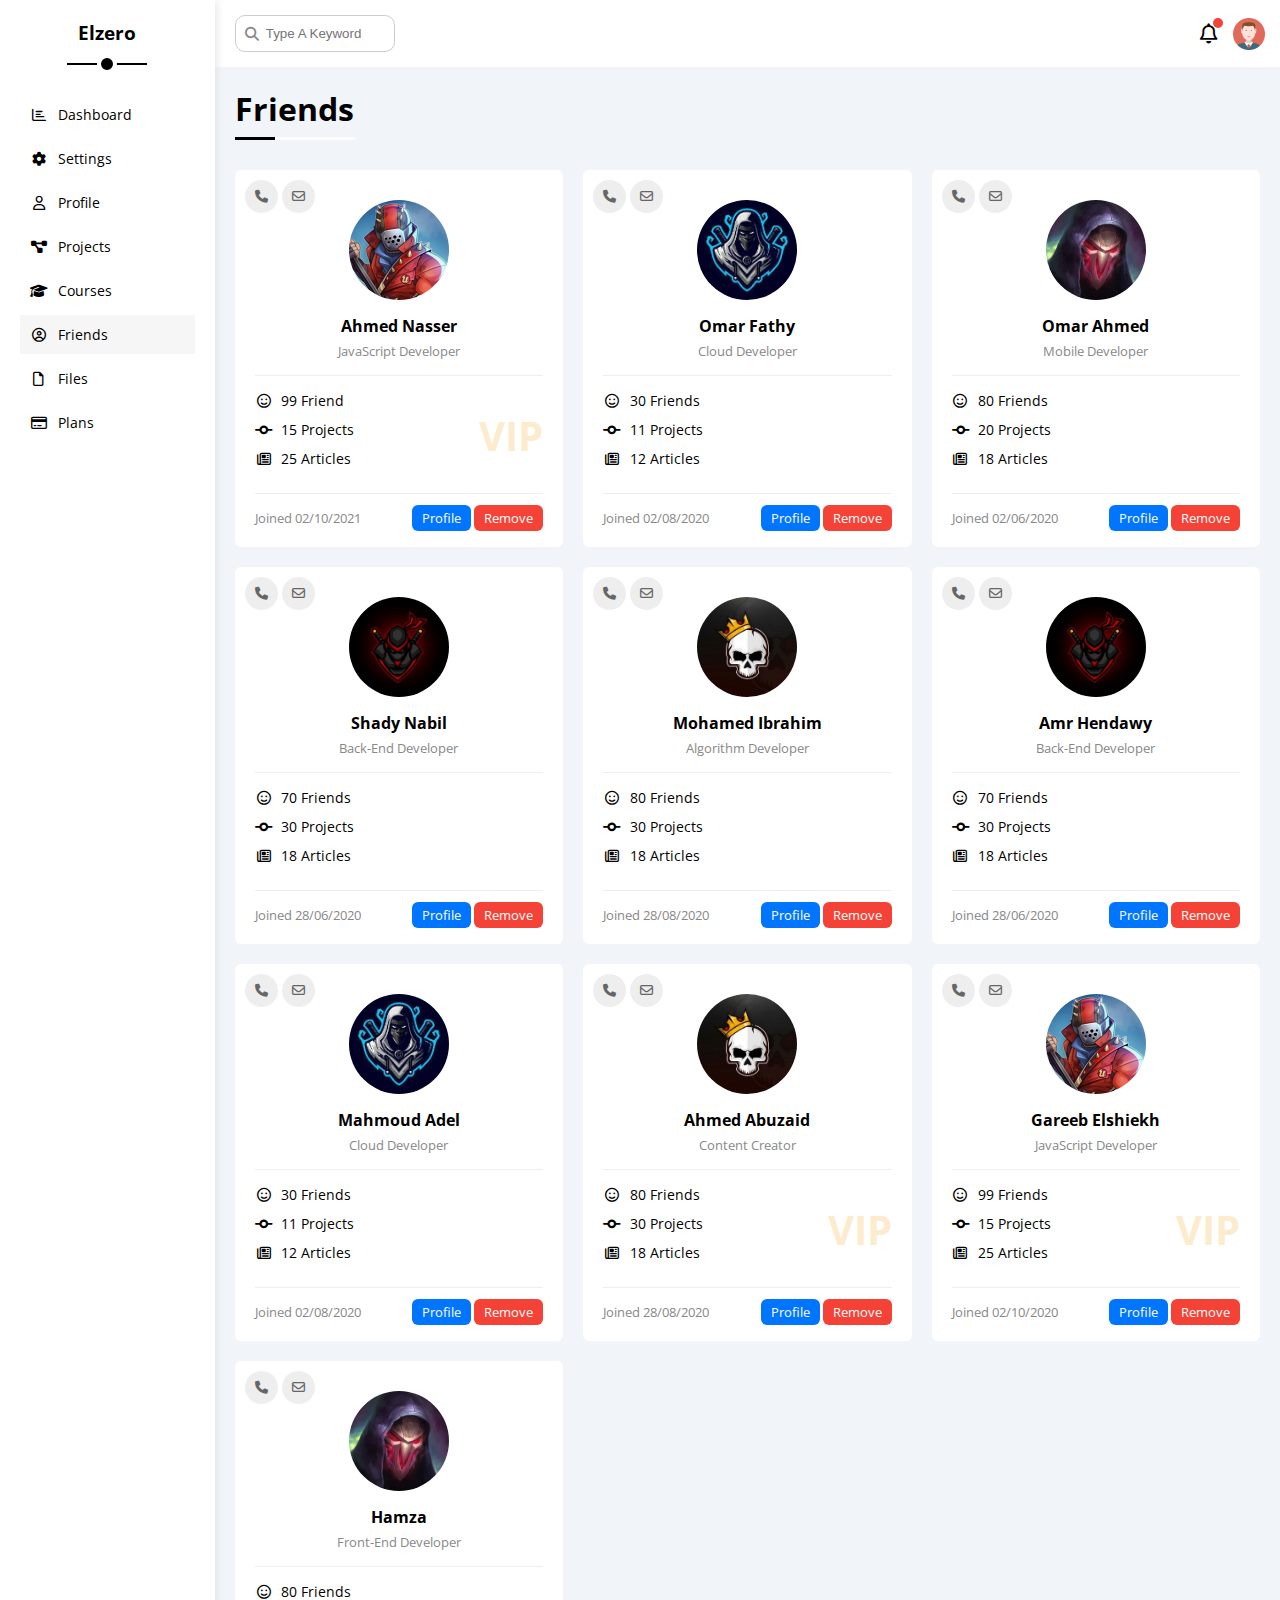
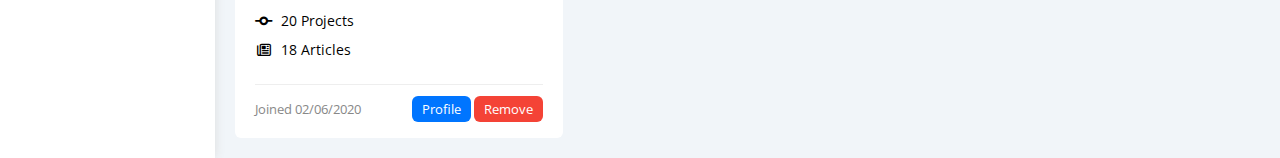
<file: friends.html>
<!DOCTYPE html>

<html lang="en">

<head>

  <meta charset="UTF-8">

  <meta http-equiv="X-UA-Compatible" content="IE=edge">

  <meta name="viewport" content="width=device-width, initial-scale=1.0">

  <title>Friends</title>

  <!-- Font Awesome Library -->

  <link rel="stylesheet" href="css/all.min.css">

  <!-- Framework File -->

  <link rel="stylesheet" href="css/framework.css">

  <!-- Main Css File -->

  <link rel="stylesheet" href="css/master.css">

  <!-- Google Fonts -->

  <link rel="preconnect" href="https://fonts.googleapis.com">

  <link rel="preconnect" href="https://fonts.gstatic.com" crossorigin>

  <link href="https://fonts.googleapis.com/css2?family=Open+Sans:wght@300;500&display=swap" rel="stylesheet">

</head>

<body>

  <div class="page d-flex">

    <div class="sidebar bg-white p-20 p-relative">

      <h3 class="p-relative txt-c mt-0">Elzero</h3>
      
      <ul>

        <li>

          <a class="d-flex align-center fs-14 c-black red-6 p-10" href="index.html">

            <i class="fa-regular fa-chart-bar fa-fw"></i>

            <span>Dashboard</span>

          </a>

        </li>

        <li>

          <a class="d-flex align-center fs-14 c-black red-6 p-10" href="settings.html">

            <i class="fa-solid fa-gear fa-fw"></i>

            <span>Settings</span>

          </a>

        </li>

        <li>

          <a class="d-flex align-center fs-14 c-black red-6 p-10" href="profile.html">

            <i class="fa-regular fa-user fa-fw"></i>

            <span>Profile</span>

          </a>

        </li>

        <li>

          <a class="d-flex align-center fs-14 c-black red-6 p-10" href="projects.html">

            <i class="fa-solid fa-diagram-project fa-fw"></i>

            <span>Projects</span>

          </a>

        </li>

        <li>

          <a class="d-flex align-center fs-14 c-black red-6 p-10" href="courses.html">

            <i class="fa-solid fa-graduation-cap fa-fw"></i>

            <span>Courses</span>

          </a>

        </li>

        <li>

          <a class="active d-flex align-center fs-14 c-black red-6 p-10" href="friends.html">

            <i class="fa-regular fa-circle-user fa-fw"></i>

            <span>Friends</span>

          </a>

        </li>

        <li>

          <a class="d-flex align-center fs-14 c-black red-6 p-10" href="files.html">

            <i class="fa-regular fa-file fa-fw"></i>

            <span>Files</span>

          </a>

        </li>

        <li>

          <a class="d-flex align-center fs-14 c-black red-6 p-10" href="plans.html">

            <i class="fa-regular fa-credit-card fa-fw"></i>

            <span>Plans</span>

          </a>

        </li>

      </ul>

    </div>

    <div class="content w-full">

    <!-- Start Head -->

      <div class="head bg-white p-15 between-flex">

        <div class="search p-relative">

          <input class="p-10" type="search" placeholder="Type A Keyword">

        </div>

        <div class="icons d-flex align-center">

          <span class="notification p-relative">

            <i class="fa-regular fa-bell fa-lg"></i>

          </span>

          <img src="imgs/avatar.png" alt="">

        </div>

      </div>
      
    <!-- End Head -->

      <h1 class="p-relative">Friends</h1>

      <!-- Start Friends -->

      <div class="friends-page d-grid m-20 gap-20">

      <!-- Friend 1 -->

        <div class="friend bg-white rad-6 p-20 p-relative">
          
          <div class="contact">

            <i class="fa-solid fa-phone"></i>
            <i class="fa-regular fa-envelope"></i>

          </div>

          <div class="txt-c">

            <img class="rad-half mt-10 mb-10 w-100 h-100" src="imgs/friend-01.jpg" alt="">

            <h4 class="m-0">Ahmed Nasser</h4>

            <p class="c-grey fs-13 mt-5 mb-0">JavaScript Developer</p>

          </div>

          <div class="icons fs-14 p-relative">

            <div class="mb-10">

              <i class="fa-regular fa-face-smile fa-fw"></i>

              <span>99 Friend</span>
              
            </div>

            <div class="mb-10">

              <i class="fa-solid fa-code-commit fa-fw"></i>

              <span>15 Projects</span>
              
            </div>

            <div class="mb-10">

              <i class="fa-regular fa-newspaper fa-fw"></i>

              <span>25 Articles</span>
              
            </div>

            <span class="vip fw-bold c-orange">VIP</span>

          </div>

          <div class="info between-flex fs-13">

            <span class="c-grey">Joined 02/10/2021</span>

            <div>

              <a class="bg-blue c-white btn-shape" href="profile.html">Profile</a>
              <a class="bg-red c-white btn-shape" href="#">Remove</a>



            </div>

          </div>
          
        </div>

      <!-- Friend 2 -->

        <div class="friend bg-white rad-6 p-20 p-relative">
  
          <div class="contact">

            <i class="fa-solid fa-phone"></i>
            <i class="fa-regular fa-envelope"></i>

          </div>

          <div class="txt-c">

            <img class="rad-half mt-10 mb-10 w-100 h-100" src="imgs/friend-02.jpg" alt="">

            <h4 class="m-0">Omar Fathy</h4>

            <p class="c-grey fs-13 mt-5 mb-0">Cloud Developer</p>

          </div>

          <div class="icons fs-14 p-relative">

            <div class="mb-10">

              <i class="fa-regular fa-face-smile fa-fw"></i>

              <span>30 Friends</span>
              
            </div>

            <div class="mb-10">

              <i class="fa-solid fa-code-commit fa-fw"></i>

              <span>11 Projects</span>
              
            </div>

            <div class="mb-10">

              <i class="fa-regular fa-newspaper fa-fw"></i>

              <span>12 Articles</span>
              
            </div>

          </div>

          <div class="info between-flex fs-13">

            <span class="c-grey">Joined 02/08/2020</span>

            <div>

              <a class="bg-blue c-white btn-shape" href="profile.html">Profile</a>
              <a class="bg-red c-white btn-shape" href="#">Remove</a>

            </div>

          </div>
          
        </div>

      <!-- Friend 3 -->

        <div class="friend bg-white rad-6 p-20 p-relative">
          
          <div class="contact">

            <i class="fa-solid fa-phone"></i>
            <i class="fa-regular fa-envelope"></i>

          </div>

          <div class="txt-c">

            <img class="rad-half mt-10 mb-10 w-100 h-100" src="imgs/friend-03.jpg" alt="">

            <h4 class="m-0">Omar Ahmed</h4>

            <p class="c-grey fs-13 mt-5 mb-0">Mobile Developer</p>

          </div>

          <div class="icons fs-14 p-relative">

            <div class="mb-10">

              <i class="fa-regular fa-face-smile fa-fw"></i>

              <span>80 Friends</span>
              
            </div>

            <div class="mb-10">

              <i class="fa-solid fa-code-commit fa-fw"></i>

              <span>20 Projects</span>
              
            </div>

            <div class="mb-10">

              <i class="fa-regular fa-newspaper fa-fw"></i>

              <span>18 Articles</span>
              
            </div>

          </div>

          <div class="info between-flex fs-13">

            <span class="c-grey">Joined 02/06/2020</span>

            <div>

              <a class="bg-blue c-white btn-shape" href="profile.html">Profile</a>
              <a class="bg-red c-white btn-shape" href="#">Remove</a>


            </div>

          </div>
          
        </div>

      <!-- Friend 4 -->

        <div class="friend bg-white rad-6 p-20 p-relative">
  
          <div class="contact">

            <i class="fa-solid fa-phone"></i>
            <i class="fa-regular fa-envelope"></i>

          </div>

          <div class="txt-c">

            <img class="rad-half mt-10 mb-10 w-100 h-100" src="imgs/friend-04.jpg" alt="">

            <h4 class="m-0">Shady Nabil</h4>

            <p class="c-grey fs-13 mt-5 mb-0">Back-End Developer</p>

          </div>

          <div class="icons fs-14 p-relative">

            <div class="mb-10">

              <i class="fa-regular fa-face-smile fa-fw"></i>

              <span>70 Friends</span>
              
            </div>

            <div class="mb-10">

              <i class="fa-solid fa-code-commit fa-fw"></i>

              <span>30 Projects</span>
              
            </div>

            <div class="mb-10">

              <i class="fa-regular fa-newspaper fa-fw"></i>

              <span>18 Articles</span>
              
            </div>

          </div>

          <div class="info between-flex fs-13">

            <span class="c-grey">Joined 28/06/2020</span>

            <div>

              <a class="bg-blue c-white btn-shape" href="profile.html">Profile</a>
              <a class="bg-red c-white btn-shape" href="#">Remove</a>



            </div>

          </div>
          
        </div>

      <!-- Friend 5 -->

        <div class="friend bg-white rad-6 p-20 p-relative">
          
          <div class="contact">

            <i class="fa-solid fa-phone"></i>
            <i class="fa-regular fa-envelope"></i>

          </div>

          <div class="txt-c">

            <img class="rad-half mt-10 mb-10 w-100 h-100" src="imgs/friend-05.jpg" alt="">

            <h4 class="m-0">Mohamed Ibrahim</h4>

            <p class="c-grey fs-13 mt-5 mb-0">Algorithm Developer</p>

          </div>

          <div class="icons fs-14 p-relative">

            <div class="mb-10">

              <i class="fa-regular fa-face-smile fa-fw"></i>

              <span>80 Friends</span>
              
            </div>

            <div class="mb-10">

              <i class="fa-solid fa-code-commit fa-fw"></i>

              <span>30 Projects</span>
              
            </div>

            <div class="mb-10">

              <i class="fa-regular fa-newspaper fa-fw"></i>

              <span>18 Articles</span>
              
            </div>

          </div>

          <div class="info between-flex fs-13">

            <span class="c-grey">Joined 28/08/2020</span>

            <div>

              <a class="bg-blue c-white btn-shape" href="profile.html">Profile</a>
              <a class="bg-red c-white btn-shape" href="#">Remove</a>



            </div>

          </div>
          
        </div>

      <!-- Friend 6 -->

        <div class="friend bg-white rad-6 p-20 p-relative">
  
          <div class="contact">

            <i class="fa-solid fa-phone"></i>
            <i class="fa-regular fa-envelope"></i>

          </div>

          <div class="txt-c">

            <img class="rad-half mt-10 mb-10 w-100 h-100" src="imgs/friend-04.jpg" alt="">

            <h4 class="m-0">Amr Hendawy</h4>

            <p class="c-grey fs-13 mt-5 mb-0">Back-End Developer</p>

          </div>

          <div class="icons fs-14 p-relative">

            <div class="mb-10">

              <i class="fa-regular fa-face-smile fa-fw"></i>

              <span>70 Friends</span>
              
            </div>

            <div class="mb-10">

              <i class="fa-solid fa-code-commit fa-fw"></i>

              <span>30 Projects</span>
              
            </div>

            <div class="mb-10">

              <i class="fa-regular fa-newspaper fa-fw"></i>

              <span>18 Articles</span>
              
            </div>

          </div>

          <div class="info between-flex fs-13">

            <span class="c-grey">Joined 28/06/2020</span>

            <div>

              <a class="bg-blue c-white btn-shape" href="profile.html">Profile</a>
              <a class="bg-red c-white btn-shape" href="#">Remove</a>



            </div>

          </div>
          
        </div>

      <!-- Friend 7 -->

        <div class="friend bg-white rad-6 p-20 p-relative">
          
          <div class="contact">

            <i class="fa-solid fa-phone"></i>
            <i class="fa-regular fa-envelope"></i>

          </div>

          <div class="txt-c">

            <img class="rad-half mt-10 mb-10 w-100 h-100" src="imgs/friend-02.jpg" alt="">

            <h4 class="m-0">Mahmoud Adel</h4>

            <p class="c-grey fs-13 mt-5 mb-0">Cloud Developer</p>

          </div>

          <div class="icons fs-14 p-relative">

            <div class="mb-10">

              <i class="fa-regular fa-face-smile fa-fw"></i>

              <span>30 Friends</span>
              
            </div>

            <div class="mb-10">

              <i class="fa-solid fa-code-commit fa-fw"></i>

              <span>11 Projects</span>
              
            </div>

            <div class="mb-10">

              <i class="fa-regular fa-newspaper fa-fw"></i>

              <span>12 Articles</span>
              
            </div>

          </div>

          <div class="info between-flex fs-13">

            <span class="c-grey">Joined 02/08/2020</span>

            <div>

              <a class="bg-blue c-white btn-shape" href="profile.html">Profile</a>
              <a class="bg-red c-white btn-shape" href="#">Remove</a>



            </div>

          </div>
          
        </div>

      <!-- Friend 8 -->

        <div class="friend bg-white rad-6 p-20 p-relative">
  
          <div class="contact">

            <i class="fa-solid fa-phone"></i>
            <i class="fa-regular fa-envelope"></i>

          </div>

          <div class="txt-c">

            <img class="rad-half mt-10 mb-10 w-100 h-100" src="imgs/friend-05.jpg" alt="">

            <h4 class="m-0">Ahmed Abuzaid</h4>

            <p class="c-grey fs-13 mt-5 mb-0">Content Creator</p>

          </div>

          <div class="icons fs-14 p-relative">

            <div class="mb-10">

              <i class="fa-regular fa-face-smile fa-fw"></i>

              <span>80 Friends</span>
              
            </div>

            <div class="mb-10">

              <i class="fa-solid fa-code-commit fa-fw"></i>

              <span>30 Projects</span>
              
            </div>

            <div class="mb-10">

              <i class="fa-regular fa-newspaper fa-fw"></i>

              <span>18 Articles</span>
              
            </div>

            <span class="vip fw-bold c-orange">VIP</span>

          </div>

          <div class="info between-flex fs-13">

            <span class="c-grey">Joined 28/08/2020</span>

            <div>

              <a class="bg-blue c-white btn-shape" href="profile.html">Profile</a>
              <a class="bg-red c-white btn-shape" href="#">Remove</a>



            </div>

          </div>
          
        </div>

      <!-- Friend 9 -->

        <div class="friend bg-white rad-6 p-20 p-relative">
          
          <div class="contact">

            <i class="fa-solid fa-phone"></i>
            <i class="fa-regular fa-envelope"></i>

          </div>

          <div class="txt-c">

            <img class="rad-half mt-10 mb-10 w-100 h-100" src="imgs/friend-01.jpg" alt="">

            <h4 class="m-0">Gareeb Elshiekh</h4>

            <p class="c-grey fs-13 mt-5 mb-0">JavaScript Developer</p>

          </div>

          <div class="icons fs-14 p-relative">

            <div class="mb-10">

              <i class="fa-regular fa-face-smile fa-fw"></i>

              <span>99 Friends</span>
              
            </div>

            <div class="mb-10">

              <i class="fa-solid fa-code-commit fa-fw"></i>

              <span>15 Projects</span>
              
            </div>

            <div class="mb-10">

              <i class="fa-regular fa-newspaper fa-fw"></i>

              <span>25 Articles</span>
              
            </div>

            <span class="vip fw-bold c-orange">VIP</span>

          </div>

          <div class="info between-flex fs-13">

            <span class="c-grey">Joined 02/10/2020</span>

            <div>

              <a class="bg-blue c-white btn-shape" href="profile.html">Profile</a>
              <a class="bg-red c-white btn-shape" href="#">Remove</a>



            </div>

          </div>
          
        </div>

      <!-- Friend 10 -->

        <div class="friend bg-white rad-6 p-20 p-relative">
  
          <div class="contact">

            <i class="fa-solid fa-phone"></i>
            <i class="fa-regular fa-envelope"></i>

          </div>

          <div class="txt-c">

            <img class="rad-half mt-10 mb-10 w-100 h-100" src="imgs/friend-03.jpg" alt="">

            <h4 class="m-0">Hamza</h4>

            <p class="c-grey fs-13 mt-5 mb-0">Front-End Developer</p>

          </div>

          <div class="icons fs-14 p-relative">

            <div class="mb-10">

              <i class="fa-regular fa-face-smile fa-fw"></i>

              <span>80 Friends</span>
              
            </div>

            <div class="mb-10">

              <i class="fa-solid fa-code-commit fa-fw"></i>

              <span>20 Projects</span>
              
            </div>

            <div class="mb-10">

              <i class="fa-regular fa-newspaper fa-fw"></i>

              <span>18 Articles</span>
              
            </div>

          </div>

          <div class="info between-flex fs-13">

            <span class="c-grey">Joined 02/06/2020</span>

            <div>

              <a class="bg-blue c-white btn-shape" href="profile.html">Profile</a>
              <a class="bg-red c-white btn-shape" href="#">Remove</a>



            </div>

          </div>
          
        </div>

      </div>

      <!-- End Friends -->

    </div>

  </div>
 
</body>

</html>
</file>
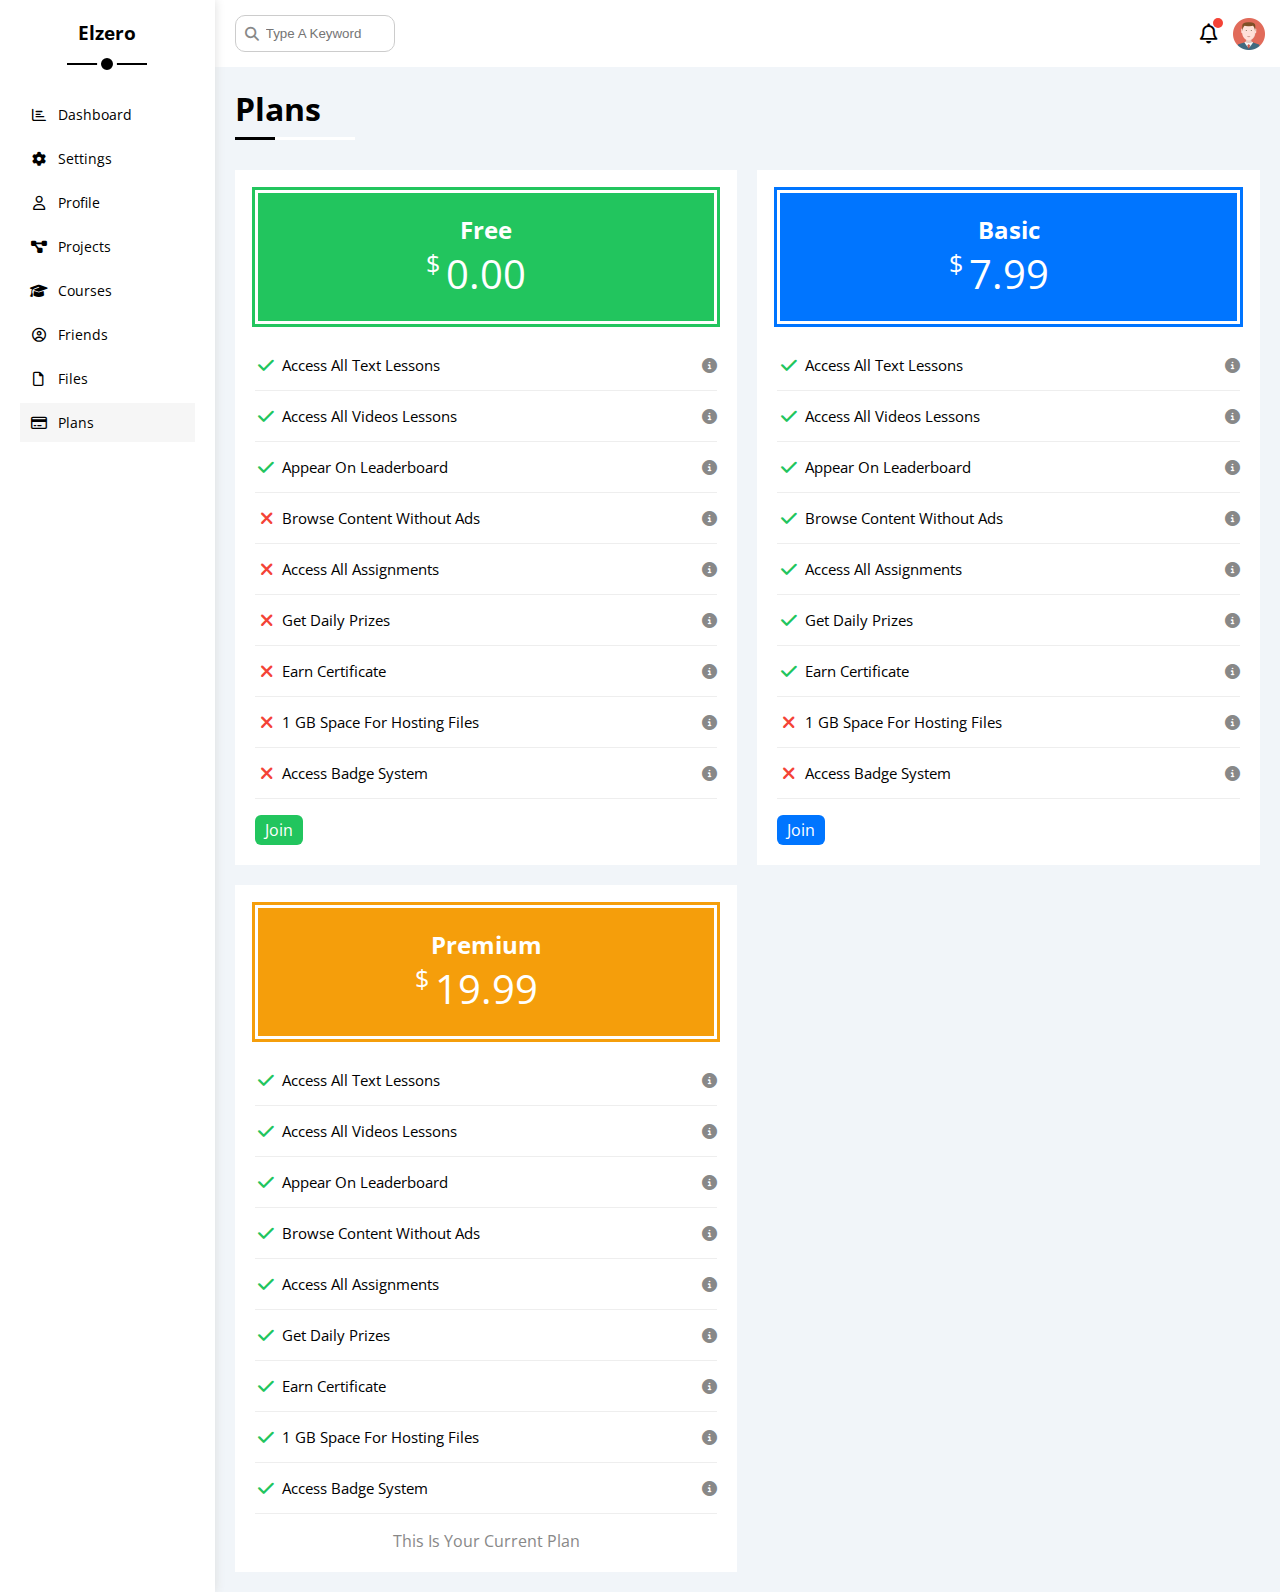
<file: plans.html>
<!DOCTYPE html>

<html lang="en">

<head>

  <meta charset="UTF-8">

  <meta http-equiv="X-UA-Compatible" content="IE=edge">

  <meta name="viewport" content="width=device-width, initial-scale=1.0">

  <title>Plans</title>

  <!-- Font Awesome Library -->

  <link rel="stylesheet" href="css/all.min.css">

  <!-- Framework File -->

  <link rel="stylesheet" href="css/framework.css">

  <!-- Main Css File -->

  <link rel="stylesheet" href="css/master.css">

  <!-- Google Fonts -->

  <link rel="preconnect" href="https://fonts.googleapis.com">

  <link rel="preconnect" href="https://fonts.gstatic.com" crossorigin>

  <link href="https://fonts.googleapis.com/css2?family=Open+Sans:wght@300;500&display=swap" rel="stylesheet">

</head>

<body>

  <div class="page d-flex">

    <div class="sidebar bg-white p-20 p-relative">

      <h3 class="p-relative txt-c mt-0">Elzero</h3>
      
      <ul>

        <li>

          <a class="d-flex align-center fs-14 c-black red-6 p-10" href="index.html">

            <i class="fa-regular fa-chart-bar fa-fw"></i>

            <span>Dashboard</span>

          </a>

        </li>

        <li>

          <a class="d-flex align-center fs-14 c-black red-6 p-10" href="settings.html">

            <i class="fa-solid fa-gear fa-fw"></i>

            <span>Settings</span>

          </a>

        </li>

        <li>

          <a class="d-flex align-center fs-14 c-black red-6 p-10" href="profile.html">

            <i class="fa-regular fa-user fa-fw"></i>

            <span>Profile</span>

          </a>

        </li>

        <li>

          <a class="d-flex align-center fs-14 c-black red-6 p-10" href="projects.html">

            <i class="fa-solid fa-diagram-project fa-fw"></i>

            <span>Projects</span>

          </a>

        </li>

        <li>

          <a class="d-flex align-center fs-14 c-black red-6 p-10" href="courses.html">

            <i class="fa-solid fa-graduation-cap fa-fw"></i>

            <span>Courses</span>

          </a>

        </li>

        <li>

          <a class="d-flex align-center fs-14 c-black red-6 p-10" href="friends.html">

            <i class="fa-regular fa-circle-user fa-fw"></i>

            <span>Friends</span>

          </a>

        </li>

        <li>

          <a class="d-flex align-center fs-14 c-black red-6 p-10" href="files.html">

            <i class="fa-regular fa-file fa-fw"></i>

            <span>Files</span>

          </a>

        </li>

        <li>

          <a class="active d-flex align-center fs-14 c-black red-6 p-10" href="plans.html">

            <i class="fa-regular fa-credit-card fa-fw"></i>

            <span>Plans</span>

          </a>

        </li>

      </ul>

    </div>

    <div class="content w-full">

    <!-- Start Head -->

      <div class="head bg-white p-15 between-flex">

        <div class="search p-relative">

          <input class="p-10" type="search" placeholder="Type A Keyword">

        </div>

        <div class="icons d-flex align-center">

          <span class="notification p-relative">

            <i class="fa-regular fa-bell fa-lg"></i>

          </span>

          <img src="imgs/avatar.png" alt="">

        </div>

      </div>
      
    <!-- End Head -->

      <h1 class="p-relative">Plans</h1>

      <!-- Start Plans -->

      <div class="plans-page d-grid m-20 gap-20">

        <!-- Plan 1 -->

        <div class="plan green bg-white p-20">

          <div class="top bg-green txt-c p-20">

            <h2 class="m-0 c-white">Free</h2>

            <div class="price c-white"><span>$</span>0.00</div>

          </div>

          <ul>

            <!-- feature 1 -->

            <li>

              <i class="fa-solid fa-check fa-fw yes"></i>

              <span>Access All Text Lessons</span>

              <i class="fa-solid fa-circle-info help"></i>

            </li>

            <!-- feature 2 -->

            <li>

              <i class="fa-solid fa-check fa-fw yes"></i>

              <span>Access All Videos Lessons</span>

              <i class="fa-solid fa-circle-info help"></i>

            </li>

            <!-- feature 3 -->

            <li>

            <i class="fa-solid fa-check fa-fw yes"></i>

            <span>Appear On Leaderboard</span>

            <i class="fa-solid fa-circle-info help"></i>

            </li>

            <!-- feature 4 -->

            <li>

            <i class="fa-solid fa-xmark fa-fw"></i>

            <span>Browse Content Without Ads</span>

            <i class="fa-solid fa-circle-info help"></i>

            </li>

            <!-- feature 5 -->

            <li>

            <i class="fa-solid fa-xmark fa-fw"></i>

            <span>Access All Assignments</span>

            <i class="fa-solid fa-circle-info help"></i>

            </li>

            <!-- feature 6 -->

            <li>

            <i class="fa-solid fa-xmark fa-fw"></i>

            <span>Get Daily Prizes</span>

            <i class="fa-solid fa-circle-info help"></i>

            </li>

            <!-- feature 7 -->

            <li>

            <i class="fa-solid fa-xmark fa-fw"></i>

            <span>Earn Certificate</span>

            <i class="fa-solid fa-circle-info help"></i>

            </li>

            <!-- feature 8 -->

            <li>

            <i class="fa-solid fa-xmark fa-fw"></i>

            <span>1 GB Space For Hosting Files</span>

            <i class="fa-solid fa-circle-info help"></i>

            </li>

            <!-- feature 9 -->

            <li>

            <i class="fa-solid fa-xmark fa-fw"></i>

            <span>Access Badge System</span>

            <i class="fa-solid fa-circle-info help"></i>

            </li>

          </ul>

          <a href="#" class="btn-shape bg-green c-white d-block w-fit">Join</a>

        </div>

        <!-- Plan 2 -->

        <div class="plan blue bg-white p-20">

          <div class="top bg-blue txt-c p-20">

            <h2 class="m-0 c-white">Basic</h2>

            <div class="price c-white"><span>$</span>7.99</div>

          </div>

          <ul>

            <!-- feature 1 -->

            <li>

              <i class="fa-solid fa-check fa-fw yes"></i>

              <span>Access All Text Lessons</span>

              <i class="fa-solid fa-circle-info help"></i>

            </li>

            <!-- feature 2 -->

            <li>

              <i class="fa-solid fa-check fa-fw yes"></i>

              <span>Access All Videos Lessons</span>

              <i class="fa-solid fa-circle-info help"></i>

            </li>

            <!-- feature 3 -->

            <li>

            <i class="fa-solid fa-check fa-fw yes"></i>

            <span>Appear On Leaderboard</span>

            <i class="fa-solid fa-circle-info help"></i>

            </li>

            <!-- feature 4 -->

            <li>

            <i class="fa-solid fa-check fa-fw yes"></i>

            <span>Browse Content Without Ads</span>

            <i class="fa-solid fa-circle-info help"></i>

            </li>

            <!-- feature 5 -->

            <li>

            <i class="fa-solid fa-check fa-fw yes"></i>

            <span>Access All Assignments</span>

            <i class="fa-solid fa-circle-info help"></i>

            </li>

            <!-- feature 6 -->

            <li>

            <i class="fa-solid fa-check fa-fw yes"></i>

            <span>Get Daily Prizes</span>

            <i class="fa-solid fa-circle-info help"></i>

            </li>

            <!-- feature 7 -->

            <li>

            <i class="fa-solid fa-check fa-fw yes"></i>

            <span>Earn Certificate</span>

            <i class="fa-solid fa-circle-info help"></i>

            </li>

            <!-- feature 8 -->

            <li>

            <i class="fa-solid fa-xmark fa-fw"></i>

            <span>1 GB Space For Hosting Files</span>

            <i class="fa-solid fa-circle-info help"></i>

            </li>

            <!-- feature 9 -->

            <li>

            <i class="fa-solid fa-xmark fa-fw"></i>

            <span>Access Badge System</span>

            <i class="fa-solid fa-circle-info help"></i>

            </li>

          </ul>

          <a href="#" class="btn-shape bg-blue c-white d-block w-fit">Join</a>

        </div>

        <!-- Plan 3 -->

        <div class="plan orange bg-white p-20">

        <div class="top bg-orange txt-c p-20">

        <h2 class="m-0 c-white">Premium</h2>

        <div class="price c-white"><span>$</span>19.99</div>

        </div>

        <ul>

        <!-- feature 1 -->

        <li>

        <i class="fa-solid fa-check fa-fw yes"></i>

        <span>Access All Text Lessons</span>

        <i class="fa-solid fa-circle-info help"></i>

        </li>

        <!-- feature 2 -->

        <li>

        <i class="fa-solid fa-check fa-fw yes"></i>

        <span>Access All Videos Lessons</span>

        <i class="fa-solid fa-circle-info help"></i>

        </li>

        <!-- feature 3 -->

        <li>

        <i class="fa-solid fa-check fa-fw yes"></i>

        <span>Appear On Leaderboard</span>

        <i class="fa-solid fa-circle-info help"></i>

        </li>

        <!-- feature 4 -->

        <li>

        <i class="fa-solid fa-check fa-fw yes"></i>

        <span>Browse Content Without Ads</span>

        <i class="fa-solid fa-circle-info help"></i>

        </li>

        <!-- feature 5 -->

        <li>

        <i class="fa-solid fa-check fa-fw yes"></i>

        <span>Access All Assignments</span>

        <i class="fa-solid fa-circle-info help"></i>

        </li>

        <!-- feature 6 -->

        <li>

        <i class="fa-solid fa-check fa-fw yes"></i>

        <span>Get Daily Prizes</span>

        <i class="fa-solid fa-circle-info help"></i>

        </li>

        <!-- feature 7 -->

        <li>

        <i class="fa-solid fa-check fa-fw yes"></i>

        <span>Earn Certificate</span>

        <i class="fa-solid fa-circle-info help"></i>

        </li>

        <!-- feature 8 -->

        <li>

        <i class="fa-solid fa-check fa-fw yes"></i>

        <span>1 GB Space For Hosting Files</span>

        <i class="fa-solid fa-circle-info help"></i>

        </li>

        <!-- feature 9 -->

        <li>

        <i class="fa-solid fa-check fa-fw yes"></i>

        <span>Access Badge System</span>

        <i class="fa-solid fa-circle-info help"></i>

        </li>

        </ul>

        <p class="c-grey m-0 txt-c">This Is Your Current Plan</p>

        </div>


      </div>

      <!-- End Plans -->

    </div>

  </div>
 
</body>

</html>
</file>
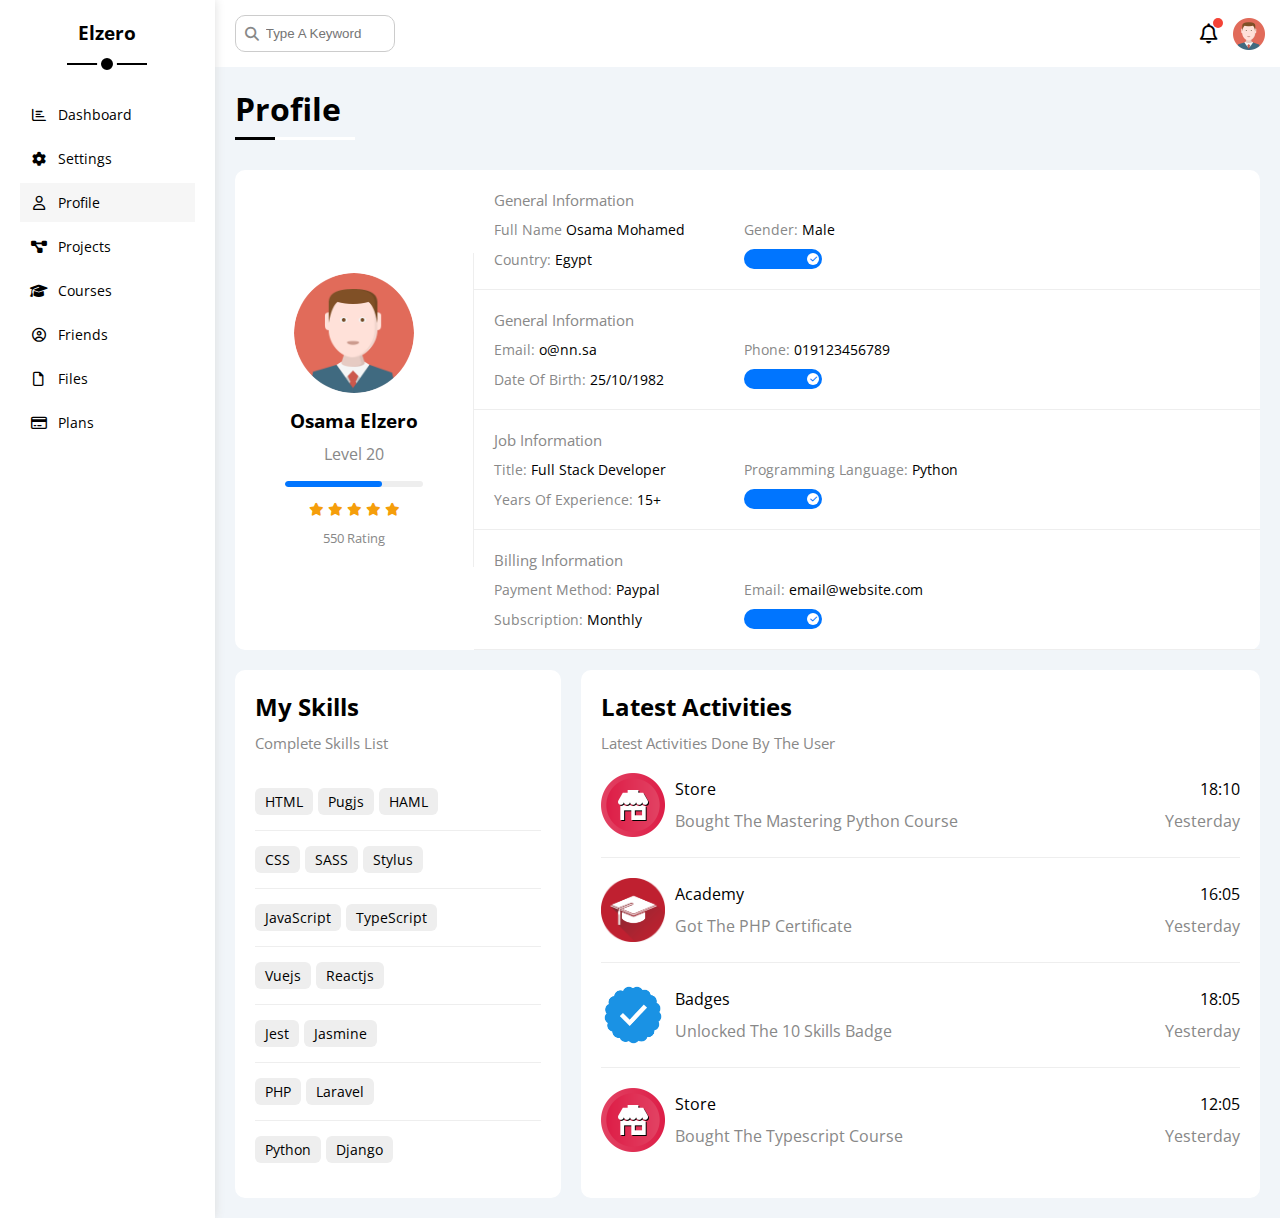
<file: profile.html>
<!DOCTYPE html>

<html lang="en">

<head>

  <meta charset="UTF-8">

  <meta http-equiv="X-UA-Compatible" content="IE=edge">

  <meta name="viewport" content="width=device-width, initial-scale=1.0">

  <title>Profile</title>

  <!-- Font Awesome Library -->

  <link rel="stylesheet" href="css/all.min.css">

  <!-- Framework File -->

  <link rel="stylesheet" href="css/framework.css">

  <!-- Main Css File -->

  <link rel="stylesheet" href="css/master.css">

  <!-- Google Fonts -->

  <link rel="preconnect" href="https://fonts.googleapis.com">

  <link rel="preconnect" href="https://fonts.gstatic.com" crossorigin>

  <link href="https://fonts.googleapis.com/css2?family=Open+Sans:wght@300;500&display=swap" rel="stylesheet">

</head>

<body>

  <div class="page d-flex">

    <div class="sidebar bg-white p-20 p-relative">

      <h3 class="p-relative txt-c mt-0">Elzero</h3>
      
      <ul>

        <li>

          <a class="d-flex align-center fs-14 c-black red-6 p-10" href="index.html">

            <i class="fa-regular fa-chart-bar fa-fw"></i>

            <span>Dashboard</span>

          </a>

        </li>

        <li>

          <a class="d-flex align-center fs-14 c-black red-6 p-10" href="settings.html">

            <i class="fa-solid fa-gear fa-fw"></i>

            <span>Settings</span>

          </a>

        </li>

        <li>

          <a class="active d-flex align-center fs-14 c-black red-6 p-10" href="profile.html">

            <i class="fa-regular fa-user fa-fw"></i>

            <span>Profile</span>

          </a>

        </li>

        <li>

          <a class="d-flex align-center fs-14 c-black red-6 p-10" href="projects.html">

            <i class="fa-solid fa-diagram-project fa-fw"></i>

            <span>Projects</span>

          </a>

        </li>

        <li>

          <a class="d-flex align-center fs-14 c-black red-6 p-10" href="courses.html">

            <i class="fa-solid fa-graduation-cap fa-fw"></i>

            <span>Courses</span>

          </a>

        </li>

        <li>

          <a class="d-flex align-center fs-14 c-black red-6 p-10" href="friends.html">

            <i class="fa-regular fa-circle-user fa-fw"></i>

            <span>Friends</span>

          </a>

        </li>

        <li>

          <a class="d-flex align-center fs-14 c-black red-6 p-10" href="files.html">

            <i class="fa-regular fa-file fa-fw"></i>

            <span>Files</span>

          </a>

        </li>

        <li>

          <a class="d-flex align-center fs-14 c-black red-6 p-10" href="plans.html">

            <i class="fa-regular fa-credit-card fa-fw"></i>

            <span>Plans</span>

          </a>

        </li>

      </ul>

    </div>

    <div class="content w-full">

    <!-- Start Head -->

      <div class="head bg-white p-15 between-flex">

        <div class="search p-relative">

          <input class="p-10" type="search" placeholder="Type A Keyword">

        </div>

        <div class="icons d-flex align-center">

          <span class="notification p-relative">

            <i class="fa-regular fa-bell fa-lg"></i>

          </span>

          <img src="imgs/avatar.png" alt="">

        </div>

      </div>
      
    <!-- End Head -->

      <h1 class="p-relative">Profile</h1>

      <!-- Start Profile -->

      <div class="profile-page m-20">

        <!-- Start Overview -->

        <div class="overview bg-white rad-10 d-flex align-center">

          <div class="avatar-box txt-c p-20">

            <img class="rad-half mb-10" src="imgs/avatar.png" alt="">

            <h3 class="m-0">Osama Elzero</h3>

            <p class="c-grey mt-10">Level 20</p>

            <div class="level rad-6 bg-eee p-relative">

              <span style="width: 70%;"></span>

            </div>

            <div class="rating mt-10 mb-10">

              <i class="fa-solid fa-star c-orange fs-13"></i>

              <i class="fa-solid fa-star c-orange fs-13"></i>

              <i class="fa-solid fa-star c-orange fs-13"></i>

              <i class="fa-solid fa-star c-orange fs-13"></i>
              
              <i class="fa-solid fa-star c-orange fs-13"></i>

            </div>

            <p class="c-grey m-0 fs-13">550 Rating</p>

          </div>
 
          <div class="info-box w-full txt-c-mobile">

            <!-- Start Information Row -->

              <div class="box p-20 d-flex align-center">

                <h4 class="c-grey fs-15 m-0 w-full">General Information</h4>

                <div class="fs-14">

                  <span class="c-grey">Full Name</span>
                  <span>Osama Mohamed</span>

                </div>

                <div class="fs-14">

                  <span class="c-grey">Gender:</span>
                  <span>Male</span>

                </div>

                <div class="fs-14">

                  <span class="c-grey">Country:</span>
                  <span>Egypt</span>

                </div>

                <div class="fs-14">

                  <label>

                    <input class="toggle-checkbox" type="checkbox" checked>
                  
                    <div class="toggle-switch"></div>
                  
                  </label>

                </div>

              </div>

            <!-- End Information Row -->

            <!-- Start Information Row -->

              <div class="box p-20 d-flex align-center">

                <h4 class="c-grey fs-15 m-0 w-full">General Information</h4>

                <div class="fs-14">

                  <span class="c-grey">Email:</span>
                  <span>o@nn.sa</span>

                </div>

                <div class="fs-14">

                  <span class="c-grey">Phone:</span>
                  <span>019123456789</span>

                </div>

                <div class="fs-14">

                  <span class="c-grey">Date Of Birth:</span>
                  <span>25/10/1982</span>

                </div>

                <div class="fs-14">

                  <label>

                    <input class="toggle-checkbox" type="checkbox" checked>
                  
                    <div class="toggle-switch"></div>
                  
                  </label>
                  
                </div>

              </div>

            <!-- End Information Row -->

            <!-- Start Information Row -->

              <div class="box p-20 d-flex align-center">

                <h4 class="c-grey fs-15 m-0 w-full">Job Information</h4>

                <div class="fs-14">

                  <span class="c-grey">Title:</span>
                  <span>Full Stack Developer</span>

                </div>

                <div class="fs-14">

                  <span class="c-grey">Programming Language:</span>
                  <span>Python</span>

                </div>

                <div class="fs-14">

                  <span class="c-grey">Years Of Experience:</span>
                  <span>15+</span>

                </div>

                <div class="fs-14">

                  <label>

                    <input class="toggle-checkbox" type="checkbox" checked>
                  
                    <div class="toggle-switch"></div>
                  
                  </label>
                  
                </div>

              </div>

            <!-- End Information Row -->

            <!-- Start Information Row -->

              <div class="box p-20 d-flex align-center">

                <h4 class="c-grey fs-15 m-0 w-full">Billing Information</h4>

                <div class="fs-14">

                  <span class="c-grey">Payment Method:</span>
                  <span>Paypal</span>

                </div>

                <div class="fs-14">

                  <span class="c-grey">Email:</span>
                  <span>email@website.com</span>

                </div>

                <div class="fs-14">

                  <span class="c-grey">Subscription:</span>
                  <span>Monthly</span>

                </div>

                <div class="fs-14">

                  <label>

                    <input class="toggle-checkbox" type="checkbox" checked>
                  
                    <div class="toggle-switch"></div>
                  
                  </label>
                  
                </div>

              </div>

            <!-- End Information Row -->

          </div>

        </div>

        <!-- End Overview -->

        <!-- Start Other Data -->

        <div class="other-data d-flex gap-20">

          <div class="skills-card p-20 bg-white rad-10 mt-20">

            <h2 class="m-0 mb-10">My Skills</h2>

            <p class="mt-0 mb-20 c-grey fs-15">Complete Skills List</p>

            <ul class="m-0 txt-c-mobile">

              <li><span>HTML</span><span>Pugjs</span><span>HAML</span></li>
              <li><span>CSS</span><span>SASS</span><span>Stylus</span></li>
              <li><span>JavaScript</span><span>TypeScript</span></li>
              <li><span>Vuejs</span><span>Reactjs</span></li>
              <li><span>Jest</span><span>Jasmine</span></li>
              <li><span>PHP</span><span>Laravel</span></li>
              <li><span>Python</span><span>Django</span></li>

            </ul>

          </div>

          <div class="activities p-20 bg-white rad-10 mt-20">

            <h2 class="m-0 mb-10">Latest Activities</h2>

            <p class="mt-0 mb-20 c-grey fs-15">Latest Activities Done By The User</p>

            <div class="activity d-flex align-center txt-c-mobile">

              <img src="imgs/activity-01.png" alt="">

              <div class="info">

                <span class="d-block mb-10">Store</span>
                <span class="c-grey">Bought The Mastering Python Course</span>

              </div>

              <div class="date">

                <span class="d-block mb-10">18:10</span>
                <span class="c-grey">Yesterday</span>

              </div>

            </div>

            <div class="activity d-flex align-center txt-c-mobile">

              <img src="imgs/activity-02.png" alt="">

              <div class="info">

                <span class="d-block mb-10">Academy</span>
                <span class="c-grey">Got The PHP Certificate</span>

              </div>

              <div class="date">

                <span class="d-block mb-10">16:05</span>
                <span class="c-grey">Yesterday</span>

              </div>

            </div>

            <div class="activity d-flex align-center txt-c-mobile">

              <img src="imgs/activity-03.png" alt="">

              <div class="info">

                <span class="d-block mb-10">Badges</span>
                <span class="c-grey">Unlocked The 10 Skills Badge</span>

              </div>

              <div class="date">

                <span class="d-block mb-10">18:05</span>
                <span class="c-grey">Yesterday</span>

              </div>

            </div>

            <div class="activity d-flex align-center txt-c-mobile">

              <img src="imgs/activity-01.png" alt="">

              <div class="info">

                <span class="d-block mb-10">Store</span>
                <span class="c-grey">Bought The Typescript Course</span>

              </div>

              <div class="date">

                <span class="d-block mb-10">12:05</span>
                <span class="c-grey">Yesterday</span>

              </div>

            </div>

          </div>

        </div>

        <!-- End Other Data -->

      </div>

      <!-- End Profile -->

    </div>

  </div>
 
</body>

</html>
</file>
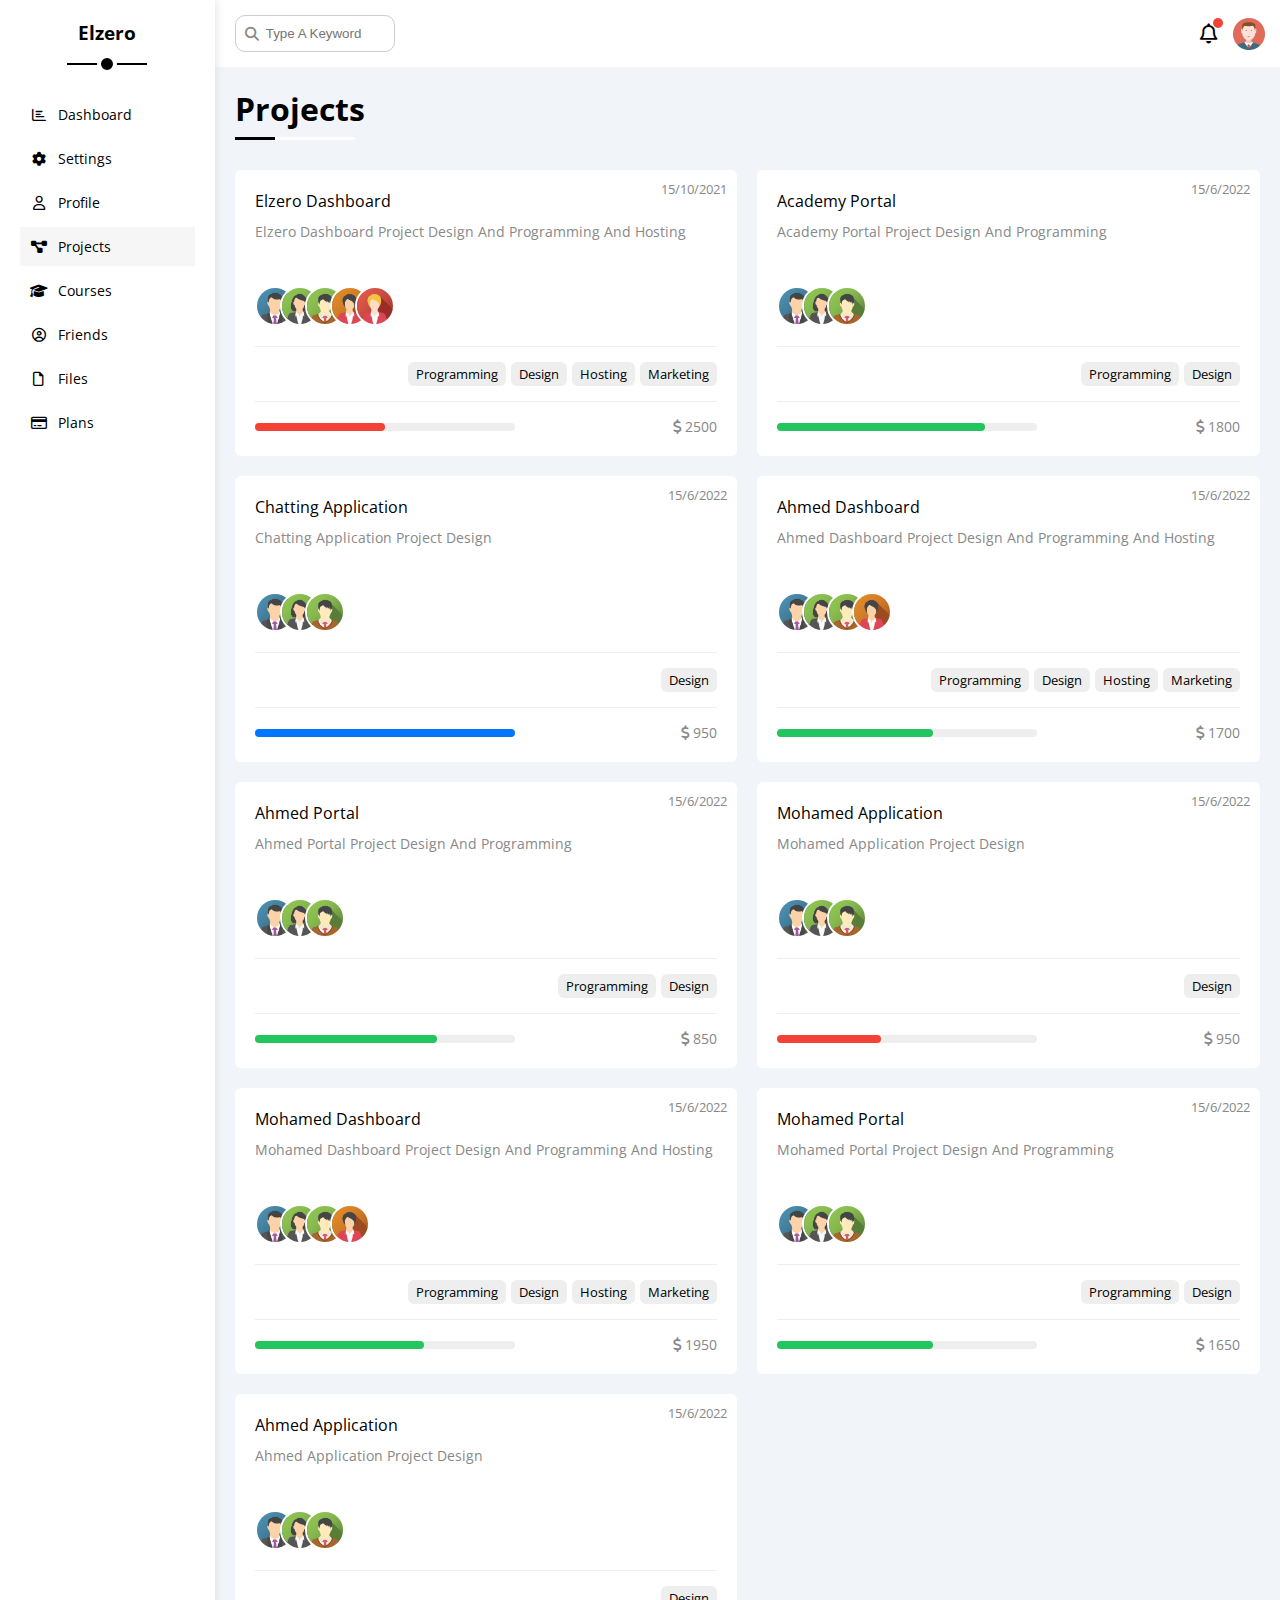
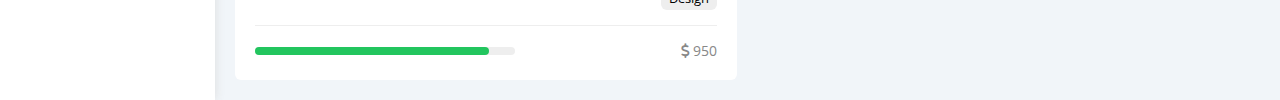
<file: projects.html>
<!DOCTYPE html>

<html lang="en">

<head>

  <meta charset="UTF-8">

  <meta http-equiv="X-UA-Compatible" content="IE=edge">

  <meta name="viewport" content="width=device-width, initial-scale=1.0">

  <title>Projects</title>

  <!-- Font Awesome Library -->

  <link rel="stylesheet" href="css/all.min.css">

  <!-- Framework File -->

  <link rel="stylesheet" href="css/framework.css">

  <!-- Main Css File -->

  <link rel="stylesheet" href="css/master.css">

  <!-- Google Fonts -->

  <link rel="preconnect" href="https://fonts.googleapis.com">

  <link rel="preconnect" href="https://fonts.gstatic.com" crossorigin>

  <link href="https://fonts.googleapis.com/css2?family=Open+Sans:wght@300;500&display=swap" rel="stylesheet">

</head>

<body>

  <div class="page d-flex">

    <div class="sidebar bg-white p-20 p-relative">

      <h3 class="p-relative txt-c mt-0">Elzero</h3>
      
      <ul>

        <li>

          <a class="d-flex align-center fs-14 c-black red-6 p-10" href="index.html">

            <i class="fa-regular fa-chart-bar fa-fw"></i>

            <span>Dashboard</span>

          </a>

        </li>

        <li>

          <a class="d-flex align-center fs-14 c-black red-6 p-10" href="settings.html">

            <i class="fa-solid fa-gear fa-fw"></i>

            <span>Settings</span>

          </a>

        </li>

        <li>

          <a class="d-flex align-center fs-14 c-black red-6 p-10" href="profile.html">

            <i class="fa-regular fa-user fa-fw"></i>

            <span>Profile</span>

          </a>

        </li>

        <li>

          <a class="active d-flex align-center fs-14 c-black red-6 p-10" href="projects.html">

            <i class="fa-solid fa-diagram-project fa-fw"></i>

            <span>Projects</span>

          </a>

        </li>

        <li>

          <a class="d-flex align-center fs-14 c-black red-6 p-10" href="courses.html">

            <i class="fa-solid fa-graduation-cap fa-fw"></i>

            <span>Courses</span>

          </a>

        </li>

        <li>

          <a class="d-flex align-center fs-14 c-black red-6 p-10" href="friends.html">

            <i class="fa-regular fa-circle-user fa-fw"></i>

            <span>Friends</span>

          </a>

        </li>

        <li>

          <a class="d-flex align-center fs-14 c-black red-6 p-10" href="files.html">

            <i class="fa-regular fa-file fa-fw"></i>

            <span>Files</span>

          </a>

        </li>

        <li>

          <a class="d-flex align-center fs-14 c-black red-6 p-10" href="plans.html">

            <i class="fa-regular fa-credit-card fa-fw"></i>

            <span>Plans</span>

          </a>

        </li>

      </ul>

    </div>

    <div class="content w-full">

    <!-- Start Head -->

      <div class="head bg-white p-15 between-flex">

        <div class="search p-relative">

          <input class="p-10" type="search" placeholder="Type A Keyword">

        </div>

        <div class="icons d-flex align-center">

          <span class="notification p-relative">

            <i class="fa-regular fa-bell fa-lg"></i>

          </span>

          <img src="imgs/avatar.png" alt="">

        </div>

      </div>
      
    <!-- End Head -->

      <h1 class="p-relative">Projects</h1>

      <!-- Start Projects -->

      <div class="projects-page d-grid m-20 gap-20">

        <!-- Project 1 -->

        <div class="project bg-white p-20 rad-6 p-relative">

          <span class="date fs-13 c-grey">15/10/2021</span>

          <h4 class="m-0">Elzero Dashboard</h4>

          <p class="c-grey mt-10 mb-10 fs-14">Elzero Dashboard Project Design And Programming And Hosting</p>

          <div class="team">

            <a href="#"><img src="imgs/team-01.png" alt=""></a>
            <a href="#"><img src="imgs/team-02.png" alt=""></a>
            <a href="#"><img src="imgs/team-03.png" alt=""></a>
            <a href="#"><img src="imgs/team-04.png" alt=""></a>
            <a href="#"><img src="imgs/team-05.png" alt=""></a>

          </div>

          <div class="do d-flex">

            <span class="fs-13 rad-6 bg-eee">Programming</span>
            <span class="fs-13 rad-6 bg-eee">Design</span>
            <span class="fs-13 rad-6 bg-eee">Hosting</span>
            <span class="fs-13 rad-6 bg-eee">Marketing</span>

          </div>

          <div class="info between-flex">

            <div class="prog bg-eee">

              <span class="bg-red" style="width: 50%;"></span>
              
            </div>

            <div class="fs-14 c-grey">

              <i class="fa-solid fa-dollar-sign"></i>

              2500

            </div>

          </div>

        </div>

        <!-- Project 2 -->

        <div class="project bg-white p-20 rad-6 p-relative">

          <span class="date fs-13 c-grey">15/6/2022</span>

          <h4 class="m-0">Academy Portal</h4>

          <p class="c-grey mt-10 mb-10 fs-14">Academy Portal Project Design And Programming</p>

          <div class="team">

            <a href="#"><img src="imgs/team-01.png" alt=""></a>
            <a href="#"><img src="imgs/team-02.png" alt=""></a>
            <a href="#"><img src="imgs/team-03.png" alt=""></a>

          </div>

          <div class="do d-flex">

            <span class="fs-13 rad-6 bg-eee">Programming</span>
            <span class="fs-13 rad-6 bg-eee">Design</span>

          </div>

          <div class="info between-flex">

            <div class="prog bg-eee">

              <span class="bg-green" style="width: 80%;"></span>
              
            </div>

            <div class="fs-14 c-grey">

              <i class="fa-solid fa-dollar-sign"></i>

              1800

            </div>

          </div>

        </div>

        <!-- Project 3 -->

        <div class="project bg-white p-20 rad-6 p-relative">

          <span class="date fs-13 c-grey">15/6/2022</span>

          <h4 class="m-0">Chatting Application</h4>

          <p class="c-grey mt-10 mb-10 fs-14">Chatting Application Project Design</p>

          <div class="team">

            <a href="#"><img src="imgs/team-01.png" alt=""></a>
            <a href="#"><img src="imgs/team-02.png" alt=""></a>
            <a href="#"><img src="imgs/team-03.png" alt=""></a>

          </div>

          <div class="do d-flex">

            <span class="fs-13 rad-6 bg-eee">Design</span>

          </div>

          <div class="info between-flex">

            <div class="prog bg-eee">

              <span class="bg-blue" style="width: 100%;"></span>
              
            </div>

            <div class="fs-14 c-grey">

              <i class="fa-solid fa-dollar-sign"></i>

              950

            </div>

          </div>

        </div>

        <!-- Project 4 -->

        <div class="project bg-white p-20 rad-6 p-relative">

          <span class="date fs-13 c-grey">15/6/2022</span>

          <h4 class="m-0">Ahmed Dashboard</h4>

          <p class="c-grey mt-10 mb-10 fs-14">Ahmed Dashboard Project Design And Programming And Hosting</p>

          <div class="team">

            <a href="#"><img src="imgs/team-01.png" alt=""></a>
            <a href="#"><img src="imgs/team-02.png" alt=""></a>
            <a href="#"><img src="imgs/team-03.png" alt=""></a>
            <a href="#"><img src="imgs/team-04.png" alt=""></a>

          </div>

          <div class="do d-flex">

            <span class="fs-13 rad-6 bg-eee">Programming</span>
            <span class="fs-13 rad-6 bg-eee">Design</span>
            <span class="fs-13 rad-6 bg-eee">Hosting</span>
            <span class="fs-13 rad-6 bg-eee">Marketing</span>

          </div>

          <div class="info between-flex">

            <div class="prog bg-eee">

              <span class="bg-green" style="width: 60%;"></span>
              
            </div>

            <div class="fs-14 c-grey">

              <i class="fa-solid fa-dollar-sign"></i>

              1700

            </div>

          </div>

        </div>

        <!-- Project 5 -->

        <div class="project bg-white p-20 rad-6 p-relative">

          <span class="date fs-13 c-grey">15/6/2022</span>

          <h4 class="m-0">Ahmed Portal</h4>

          <p class="c-grey mt-10 mb-10 fs-14">Ahmed Portal Project Design And Programming</p>

          <div class="team">

            <a href="#"><img src="imgs/team-01.png" alt=""></a>
            <a href="#"><img src="imgs/team-02.png" alt=""></a>
            <a href="#"><img src="imgs/team-03.png" alt=""></a>

          </div>

          <div class="do d-flex">

            <span class="fs-13 rad-6 bg-eee">Programming</span>
            <span class="fs-13 rad-6 bg-eee">Design</span>

          </div>

          <div class="info between-flex">

            <div class="prog bg-eee">

              <span class="bg-green" style="width: 70%;"></span>
              
            </div>

            <div class="fs-14 c-grey">

              <i class="fa-solid fa-dollar-sign"></i>

              850

            </div>

          </div>

        </div>

        <!-- Project 6 -->

        <div class="project bg-white p-20 rad-6 p-relative">

          <span class="date fs-13 c-grey">15/6/2022</span>

          <h4 class="m-0">Mohamed Application</h4>

          <p class="c-grey mt-10 mb-10 fs-14">Mohamed Application Project Design</p>

          <div class="team">

            <a href="#"><img src="imgs/team-01.png" alt=""></a>
            <a href="#"><img src="imgs/team-02.png" alt=""></a>
            <a href="#"><img src="imgs/team-03.png" alt=""></a>

          </div>

          <div class="do d-flex">

            <span class="fs-13 rad-6 bg-eee">Design</span>

          </div>

          <div class="info between-flex">

            <div class="prog bg-eee">

              <span class="bg-red" style="width: 40%;"></span>
              
            </div>

            <div class="fs-14 c-grey">

              <i class="fa-solid fa-dollar-sign"></i>

              950

            </div>

          </div>

        </div>

        <!-- Project 7 -->

        <div class="project bg-white p-20 rad-6 p-relative">

          <span class="date fs-13 c-grey">15/6/2022</span>

          <h4 class="m-0">Mohamed Dashboard</h4>

          <p class="c-grey mt-10 mb-10 fs-14">Mohamed Dashboard Project Design And Programming And Hosting</p>

          <div class="team">

            <a href="#"><img src="imgs/team-01.png" alt=""></a>
            <a href="#"><img src="imgs/team-02.png" alt=""></a>
            <a href="#"><img src="imgs/team-03.png" alt=""></a>
            <a href="#"><img src="imgs/team-04.png" alt=""></a>

          </div>

          <div class="do d-flex">

            <span class="fs-13 rad-6 bg-eee">Programming</span>
            <span class="fs-13 rad-6 bg-eee">Design</span>
            <span class="fs-13 rad-6 bg-eee">Hosting</span>
            <span class="fs-13 rad-6 bg-eee">Marketing</span>

          </div>

          <div class="info between-flex">

            <div class="prog bg-eee">

              <span class="bg-green" style="width: 65%;"></span>
              
            </div>

            <div class="fs-14 c-grey">

              <i class="fa-solid fa-dollar-sign"></i>

              1950

            </div>

          </div>

        </div>

        <!-- Project 8 -->

        <div class="project bg-white p-20 rad-6 p-relative">

          <span class="date fs-13 c-grey">15/6/2022</span>

          <h4 class="m-0">Mohamed Portal</h4>

          <p class="c-grey mt-10 mb-10 fs-14">Mohamed Portal Project Design And Programming</p>

          <div class="team">

            <a href="#"><img src="imgs/team-01.png" alt=""></a>
            <a href="#"><img src="imgs/team-02.png" alt=""></a>
            <a href="#"><img src="imgs/team-03.png" alt=""></a>

          </div>

          <div class="do d-flex">

            <span class="fs-13 rad-6 bg-eee">Programming</span>
            <span class="fs-13 rad-6 bg-eee">Design</span>

          </div>

          <div class="info between-flex">

            <div class="prog bg-eee">

              <span class="bg-green" style="width: 60%;"></span>
              
            </div>

            <div class="fs-14 c-grey">

              <i class="fa-solid fa-dollar-sign"></i>

              1650

            </div>

          </div>

        </div>

        <!-- Project 9 -->

        <div class="project bg-white p-20 rad-6 p-relative">

          <span class="date fs-13 c-grey">15/6/2022</span>

          <h4 class="m-0">Ahmed Application</h4>

          <p class="c-grey mt-10 mb-10 fs-14">Ahmed Application Project Design</p>

          <div class="team">

            <a href="#"><img src="imgs/team-01.png" alt=""></a>
            <a href="#"><img src="imgs/team-02.png" alt=""></a>
            <a href="#"><img src="imgs/team-03.png" alt=""></a>

          </div>

          <div class="do d-flex">

            <span class="fs-13 rad-6 bg-eee">Design</span>

          </div>

          <div class="info between-flex">

            <div class="prog bg-eee">

              <span class="bg-green" style="width: 90%;"></span>
              
            </div>

            <div class="fs-14 c-grey">

              <i class="fa-solid fa-dollar-sign"></i>

              950

            </div>

          </div>

        </div>

      </div>

      <!-- End Projects -->

    </div>

  </div>
 
</body>

</html>
</file>
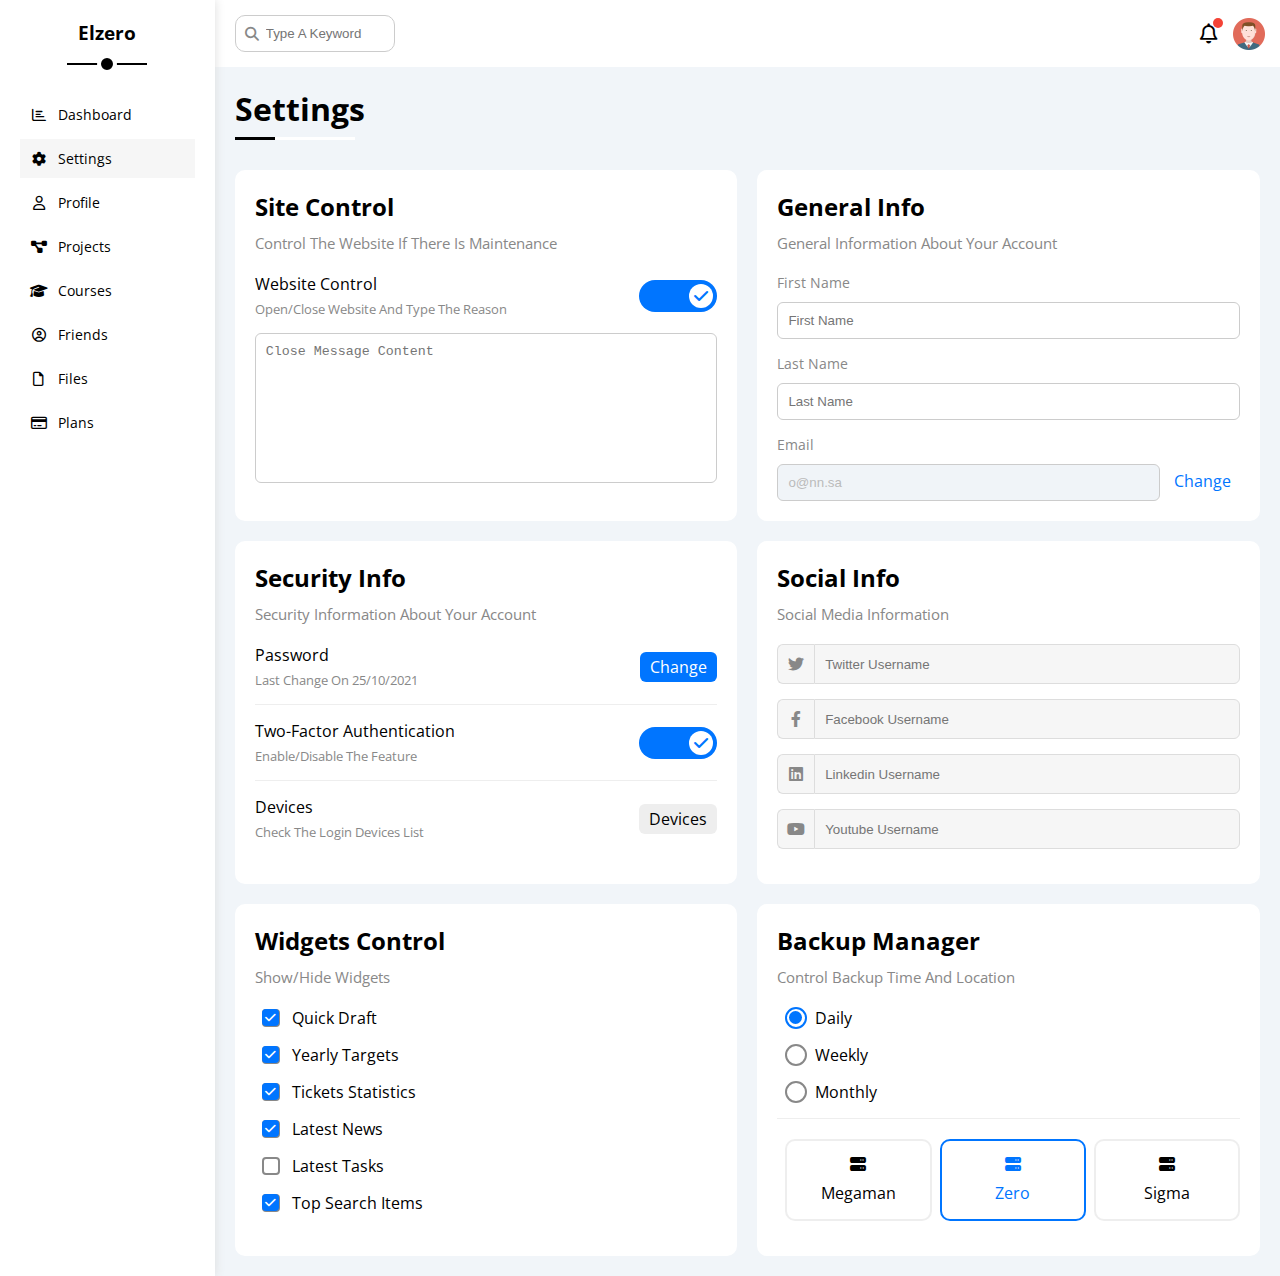
<file: settings.html>
<!DOCTYPE html>

<html lang="en">

<head>

  <meta charset="UTF-8">

  <meta http-equiv="X-UA-Compatible" content="IE=edge">

  <meta name="viewport" content="width=device-width, initial-scale=1.0">

  <title>Settings</title>

  <!-- Font Awesome Library -->

  <link rel="stylesheet" href="css/all.min.css">

  <!-- Framework File -->

  <link rel="stylesheet" href="css/framework.css">

  <!-- Main Css File -->

  <link rel="stylesheet" href="css/master.css">

  <!-- Google Fonts -->

  <link rel="preconnect" href="https://fonts.googleapis.com">

  <link rel="preconnect" href="https://fonts.gstatic.com" crossorigin>

  <link href="https://fonts.googleapis.com/css2?family=Open+Sans:wght@300;500&display=swap" rel="stylesheet">

</head>

<body>

  <div class="page d-flex">

    <div class="sidebar bg-white p-20 p-relative">

      <h3 class="p-relative txt-c mt-0">Elzero</h3>
      
      <ul>

        <li>

          <a class="d-flex align-center fs-14 c-black red-6 p-10" href="index.html">

            <i class="fa-regular fa-chart-bar fa-fw"></i>

            <span>Dashboard</span>

          </a>

        </li>

        <li>

          <a class="active d-flex align-center fs-14 c-black red-6 p-10" href="settings.html">

            <i class="fa-solid fa-gear fa-fw"></i>

            <span>Settings</span>

          </a>

        </li>

        <li>

          <a class="d-flex align-center fs-14 c-black red-6 p-10" href="profile.html">

            <i class="fa-regular fa-user fa-fw"></i>

            <span>Profile</span>

          </a>

        </li>

        <li>

          <a class="d-flex align-center fs-14 c-black red-6 p-10" href="projects.html">

            <i class="fa-solid fa-diagram-project fa-fw"></i>

            <span>Projects</span>

          </a>

        </li>

        <li>

          <a class="d-flex align-center fs-14 c-black red-6 p-10" href="courses.html">

            <i class="fa-solid fa-graduation-cap fa-fw"></i>

            <span>Courses</span>

          </a>

        </li>

        <li>

          <a class="d-flex align-center fs-14 c-black red-6 p-10" href="friends.html">

            <i class="fa-regular fa-circle-user fa-fw"></i>

            <span>Friends</span>

          </a>

        </li>

        <li>

          <a class="d-flex align-center fs-14 c-black red-6 p-10" href="files.html">

            <i class="fa-regular fa-file fa-fw"></i>

            <span>Files</span>

          </a>

        </li>

        <li>

          <a class="d-flex align-center fs-14 c-black red-6 p-10" href="plans.html">

            <i class="fa-regular fa-credit-card fa-fw"></i>

            <span>Plans</span>

          </a>

        </li>

      </ul>

    </div>

    <div class="content w-full">

      <!-- Start Head -->

      <div class="head bg-white p-15 between-flex">

        <div class="search p-relative">

          <input class="p-10" type="search" placeholder="Type A Keyword">

        </div>

        <div class="icons d-flex align-center">

          <span class="notification p-relative">

            <i class="fa-regular fa-bell fa-lg"></i>

          </span>

          <img src="imgs/avatar.png" alt="">

        </div>

      </div>
      
      <!-- End Head -->

      <h1 class="p-relative">Settings</h1>

      <!-- Start Setting Page -->

      <div class="settings-page m-20 d-grid gap-20">

       <!-- Start Setting Box -->

        <div class="p-20 bg-white rad-10">

          <h2 class="mt-0 mb-10">Site Control</h2>

          <p class="mt-0 mb-20 c-grey fs-15">Control The Website If There Is Maintenance</p>

          <div class="mb-15 between-flex cntrl-website">

            <div>

              <span>Website Control</span>

              <p class="c-grey mt-5 mb-0 fs-13">Open/Close Website And Type The Reason</p>

            </div>

            <div>

              <label>

                <input class="toggle-checkbox" type="checkbox" checked>
              
                <div class="toggle-switch"></div>
              
              </label>

            </div>

          </div>

          <textarea class="close-message p-10 rad-6 d-block w-full" placeholder="Close Message Content"></textarea>

        </div>

       <!-- End Setting Box -->

       <!-- Start Setting Box -->

        <div class="p-20 bg-white rad-10">

          <h2 class="mt-0 mb-10">General Info</h2>
          
          <p class="mt-0 mb-20 c-grey fs-15">General Information About Your Account</p>

          <div class="mb-15">

            <label class="fs-14 c-grey d-block mb-10" for="first">First Name</label>

            <input class="b-none border-ccc p-10 rad-6 d-block w-full" type="text" id="first" placeholder="First Name">

          </div>

          <div class="mb-15">

            <label class="fs-14 c-grey d-block mb-10" for="last">Last Name</label>

            <input class="b-none border-ccc p-10 rad-6 d-block w-full" type="text" id="last" placeholder="Last Name">

          </div>

          <div>

            <label class="fs-14 c-grey d-block mb-10" for="email">Email</label>

            <input class="email b-none border-ccc p-10 rad-6 d-block w-full mr-10" type="text" id="email" value="o@nn.sa" disabled>

            <a class="c-blue" href="#">Change</a>

          </div>
        
        </div>
        
       <!-- End Setting Box -->

       <!-- Start Setting Box -->

        <div class="p-20 bg-white rad-10">

          <h2 class="mt-0 mb-10">Security Info</h2>

          <p class="mt-0 mb-20 c-grey fs-15">Security Information About Your Account</p>

          <div class="sec-box mb-15 between-flex">

            <div>

              <span>Password</span>

              <p class="c-grey mt-5 mb-0 fs-13">Last Change On 25/10/2021</p>

            </div>

            <a class="button bg-blue c-white btn-shape" href="#">Change</a>

          </div>

          <div class="sec-box mb-15 between-flex">

            <div>

              <span>Two-Factor Authentication</span>

              <p class="c-grey mt-5 mb-0 fs-13">Enable/Disable The Feature</p>

            </div>

            <label>

              <input class="toggle-checkbox" type="checkbox" checked>
            
              <div class="toggle-switch"></div>
            
            </label>

          </div>

          <div class="sec-box between-flex">

            <div>

              <span>Devices</span>

              <p class="c-grey mt-5 mb-0 fs-13">Check The Login Devices List</p>

            </div>

            <a class="bg-eee c-black btn-shape" href="#">Devices</a>

          </div>
    
        </div>

      <!-- End Setting Box -->

      <!-- Start Setting Box -->

        <div class="social-boxes p-20 bg-white rad-10">

          <h2 class="mt-0 mb-10">Social Info</h2>

          <p class="mt-0 mb-20 c-grey fs-15">Social Media Information</p>

          <div class="d-flex align-center mb-15">

            <i class="fa-brands fa-twitter center-flex c-grey"></i>

            <input class="w-full" type="text" placeholder="Twitter Username">

          </div>

          <div class="d-flex align-center mb-15">

            <i class="fa-brands fa-facebook-f center-flex c-grey"></i>

            <input class="w-full" type="text" placeholder="Facebook Username">

          </div>

          <div class="d-flex align-center mb-15">

            <i class="fa-brands fa-linkedin center-flex c-grey"></i>

            <input class="w-full" type="text" placeholder="Linkedin Username">

          </div>

          <div class="d-flex align-center mb-15">

            <i class="fa-brands fa-youtube center-flex c-grey"></i>

            <input class="w-full" type="text" placeholder="Youtube Username">

          </div>
    
        </div>

      <!-- End Setting Box -->

      <!-- Start Setting Box -->

        <div class="widgets-control p-20 bg-white rad-10">

              <h2 class="mt-0 mb-10">Widgets Control</h2>
    
              <p class="mt-0 mb-20 c-grey fs-15">Show/Hide Widgets</p>

              <div class="control d-flex align-center mb-15">

                <input type="checkbox" id="one" checked>

                <label for="one">Quick Draft</label>

              </div>

              <div class="control d-flex align-center mb-15">

                <input type="checkbox" id="two" checked>

                <label for="two">Yearly Targets</label>

              </div>

              <div class="control d-flex align-center mb-15">

                <input type="checkbox" id="three" checked>

                <label for="three">Tickets Statistics</label>

              </div>

              <div class="control d-flex align-center mb-15">

                <input type="checkbox" id="four" checked>

                <label for="four">Latest News</label>

              </div>

              <div class="control d-flex align-center mb-15">

                <input type="checkbox" id="five">

                <label for="five">Latest Tasks</label>

              </div>

              <div class="control d-flex align-center mb-15">

                <input type="checkbox" id="six" checked>

                <label for="six">Top Search Items</label>

              </div>
        
        </div>
    
      <!-- End Setting Box -->

      <!-- Start Setting Box -->

        <div class="backup-control p-20 bg-white rad-10">

            <h2 class="mt-0 mb-10">Backup Manager</h2>
  
            <p class="mt-0 mb-20 c-grey fs-15">Control Backup Time And Location</p>

            <div class="date d-flex align-center mb-15">

              <input type="radio" name="time" id="daily" checked>

              <label for="daily">Daily</label>

            </div>

            <div class="date d-flex align-center mb-15">

              <input type="radio" name="time" id="weekly">

              <label for="weekly">Weekly</label>

            </div>

            <div class="date d-flex align-center mb-15">

              <input type="radio" name="time" id="monthly">

              <label for="monthly">Monthly</label>

            </div>

            <div class="servers d-flex align-center txt-c">


              <input type="radio" name="servers" id="server-one">

              <div class="server mb-15 rad-10 w-full">

                <label class="d-block m-15" for="server-one">

                  <i class="fa-solid fa-server d-block mb-10"></i>

                  Megaman

                </label>

              </div>

              <input type="radio" name="servers" id="server-two" checked>

              <div class="server mb-15 rad-10 w-full">

                <label class="d-block m-15" for="server-two">

                  <i class="fa-solid fa-server d-block mb-10"></i>

                  Zero

                </label>

              </div>

              <input type="radio" name="servers" id="server-three">

              <div class="server mb-15 rad-10 w-full">

                <label class="d-block m-15" for="server-three">

                  <i class="fa-solid fa-server d-block mb-10"></i>

                  Sigma

                </label>

              </div>


            </div>

        </div>
  
      <!-- End Setting Box -->

      </div>

    <!-- End Setting Page -->

    </div>

  </div>
 
</body>

</html>
</file>
<file: css/framework.css>
:root {

  --blue-color: #0075ff;

  --blue-alt-color: #0d69d5;

  --orange-color: #f59e0b;

  --green-color: #22c55e;

  --red-color: #f44336;

  --grey-color: #888;

}

/* Start Box */

.d-flex {

  display: flex;

}

.align-center {

  align-items: center;

}

.space-between {

  justify-content: space-between;

}

.f-wrap {

  flex-wrap: wrap;

}

.d-grid {

  display: grid;

}

.gap-20 {

  gap: 20px;

}

.d-block {

  display: block;

}

@media (max-width:767px) {
  
  .block-mobile {

    display: block;

  }

  .hide-mobile {

    display: none;

  }

}

/* End Box */

/* Start Padding + Margin */

.p-10 {

  padding: 10px;

}

.p-15 {

  padding: 15px;

}

.p-20 {

  padding: 20px;

}

.pt-10 {

  padding-top: 10px;

}

.pt-15 {

  padding-top: 15px;

}

.pt-20 {

  padding-top: 20px;

}

.pb-10 {

  padding-bottom: 10px;

}

.pb-15 {

  padding-bottom: 15px;

}

.pb-20 {

  padding-bottom: 20px;

}

.pl-15 {

  padding-left: 15px;

}

.m-0 {

  margin: 0;

}

.m-15 {

  margin: 15px;

}

.m-20 {

  margin: 20px;

}

.mt-0 {

  margin-top: 0;

}

.mt-5 {

  margin-top: 5px;

}

.mt-10 {

  margin-top: 10px;

}

.mt-15 {

  margin-top: 15px;

}

.mt-20 {

  margin-top: 20px;

}

.mt-25 {

  margin-top: 25px;

}

.mr-10 {

  margin-right: 10px;

}

.mr-15 {

  margin-right: 15px;

}

.mb-0 {

  margin-bottom: 0;

}

.mb-5 {

  margin-bottom: 5px;

}

.mb-10 {

  margin-bottom: 10px;

}

.mb-15 {

  margin-bottom: 15px;

}

.mb-20 {

  margin-bottom: 20px;

}

.mb-25 {

  margin-bottom: 25px;

}

/* End Padding + Margin */

/* Start Color */

.bg-white {

  background-color: white;

}

.bg-eee {

  background-color: #eee;

}

.bg-blue {

  background-color: var(--blue-color);

}

.bg-orange {

  background-color: var(--orange-color);

}

.bg-green {

  background-color: var(--green-color);

}

.bg-red {

  background-color: var(--red-color);

}

.c-black {

  color: black;

}

.c-grey {

  color: var(--grey-color);

}

.c-white {

  color: white;

}

.c-blue {

  color: var(--blue-color);

}

.c-orange {

  color: var(--orange-color);
  
}

.c-green {

  color: var(--green-color);

}

.c-red {

  color: var(--red-color);

}

/* End Color */

/* Start Position */

.p-relative {

  position: relative;

}

.p-absolute {

  position: absolute;

}

/* End Position */

/* Start Font */

.txt-c {

  text-align: center;

}

@media (max-width:767px) {
  
  .txt-c-mobile {

    text-align: center;

  }

}

.fs-13 {

  font-size: 13px;

}

.fs-14 {

  font-size: 14px;

}

.fs-15 {

  font-size: 15px;

}

.fs-25 {

  font-size: 25px;

}

.fw-bold {

  font-weight: bold;

}

/* End Font */

/* Start Border */

.b-none {

  border: none;

}

.border-ccc {

  border: 1px solid #ccc;
  
}

.rad-6 {

  border-radius: 6px;

}

.rad-10 {

  border-radius: 10px;

}

.rad-half {

  border-radius: 50%;

}

.border-eee {

  border: 1px solid #eee;

}

/* End Border */

/* Start Width + Height */

.w-full {

  width: 100%;

}

.w-fit {

  width: fit-content;

}

.w-100 {

  width: 100px;

}

.h-100 {

  height: 100px;

}

.h-full {

  height: 100%;

}

/* End Width + Height */

/* Start Components */

.center-flex {

  display: flex;

  align-items: center;

  justify-content: center;

}

.between-flex {

  display: flex;

  align-items: center;

  justify-content: space-between;

}

.btn-shape {

  padding: 4px 10px;

  border-radius: 6px;

}

/* End Components */
</file>
<file: css/master.css>
:root {

  --blue-color: #0075ff;

  --blue-alt-color: #0d69d5;

  --orange-color: #f59e0b;

  --green-color: #22c55e;

  --red-color: #f44336;

  --grey-color: #888;

}

* {

  box-sizing: border-box;

}

body {

  font-family: 'Open Sans', sans-serif;

  margin: 0;
  
}

*:focus {

  outline: none;

}

a {

  text-decoration: none;

}

ul {

  list-style: none;

  padding: 0;

}

::-webkit-scrollbar {

  width: 15px;

}

::-webkit-scrollbar-track {

  background-color: white;

}

::-webkit-scrollbar-thumb {

  background-color: var(--blue-color);

}

::-webkit-scrollbar-thumb:hover {

  background-color: var(--blue-alt-color);

}

/* Start Page */

  .page {

    background-color: #f1f5f9;

    min-height: 100vh;

  }

/* End Page */


/* Start Sidebar */

.sidebar {

  width: 250px;

  box-shadow: 0 0 10px #ddd;

}

.sidebar > h3 {

  margin-bottom: 50px;

}

.sidebar > h3::before, 
.sidebar > h3::after {

  content: '';

  position: absolute;

  left: 50%;

  transform: translateX(-50%);

  background-color: black;

}

.sidebar > h3::before {

  width: 80px;

  height: 2px;

  bottom: -20px;

}

.sidebar > h3::after {

  width: 12px;

  height: 12px;

  bottom: -29px;

  border-radius: 50%;

  border: 4px solid white;

}

.sidebar ul li a {

  transition: 0.3s;

  margin-bottom: 5px;

}

.sidebar ul li a:hover, 
.sidebar ul li a.active {

  background-color: #f6f6f6;

}

.sidebar ul li a span {

  font-size: 14px;

  margin-left: 10px;

}

@media (max-width:767px) {

  .sidebar {

    width: 58px;

    padding: 10px;

  }

  .sidebar > h3 {

    font-size: 13px;

    margin-bottom: 15px;

  }

  .sidebar > h3::before, 
  .sidebar > h3::after {

    display: none;

  }

  .sidebar ul li a span {

    display: none;

  }
  
}

/* End Sidebar */

/* Start Content */

.content {
  
  overflow: hidden;

}

@media (max-width:330px) {

  .head {

    padding: 10px;

  }
  
}

.head .search::before {

  font-family: "Font Awesome 6 Free";

  content: '\f002';

  font-weight: 900;

  position: absolute;

  left: 15px;

  top: 50%;

  transform: translateY(-50%);

  font-size: 14px;

  color: var(--grey-color);

}

.head .search input {

  border: 1px solid #ccc;

  border-radius: 10px;

  margin-left: 5px;

  padding-left: 30px;

  width: 160px;

  transition: width 0.3s;

}

.head .search input:focus {

  width: 200px;

}

.head .search input:focus::placeholder {

  opacity: 0;

}

.head .icons .notification::before {

  content: '';

  position: absolute;

  width: 10px;

  height: 10px;

  background-color: var(--red-color);

  border-radius: 50%;

  top: -5px;

  right: -5px;

}

.head .icons img {

  width: 32px;

  height: 32px;

  margin-left: 15px;

}

.page h1 {

  margin: 20px 20px 40px;

}

@media (max-width:375px) {

  .page h1 {

    font-size: 25px;

  }
  
}

.page h1::before, 
.page h1::after {

  content: '';

  height: 3px;

  position: absolute;

  bottom: -10px;

  left: 0;

}

.page h1::before {
  
  background-color: white;

  width: 120px;

}

.page h1::after {
  
  background-color: black;

  width: 40px;

}

.wrapper {

  grid-template-columns: repeat(auto-fill, minmax(450px, 1fr));

  margin-left: 20px;

  margin-right: 20px;

  margin-bottom: 20px;

}

@media (max-width:767px) {

  .wrapper {

    grid-template-columns: minmax(200px, 1fr);

    margin-left: 10px;

    margin-right: 10px;

    gap: 10px;

  }
  
}

/* End Content */

/* Start Welcome Widget */

.welcome {

  overflow: hidden;

}

.welcome .intro img {

  width: 200px;

  margin-bottom: -10px;

}

.welcome .body {

  border-top: 1px solid #eee;

  border-bottom: 1px solid #eee;

}

.welcome .body > div {

  flex: 1;

}

.welcome .avatar {

  width: 64px;

  height: 64px;

  border: 2px solid white;

  border-radius: 50%;

  padding: 2px;

  box-shadow: 0 0 5px #ddd;

  margin-left: 20px;

  margin-top: -32px;

}

.welcome .visit {

  margin: 0 15px 15px auto;

  transition: 0.3s;

}

.welcome .visit:hover {

  background-color: var(--blue-alt-color);

}

@media (max-width:767px) {

  .welcome .intro {

    padding-bottom: 30px;

  }

  .welcome .avatar {

    margin-left: 0;

  }

  .welcome .body > div:not(:last-child) {

    margin-bottom: 20px;

  }
  
}

/* End Welcome Widget */

/* Start Quick Draft Widget */

.quick-draft textarea {

  resize: none;

  min-height: 180px;

}

.quick-draft .save {

  margin-left: auto;

  transition: 0.3s;

  cursor: pointer;

}

.quick-draft .save:hover {

  background-color: var(--blue-alt-color);

}

/* End Quick Draft Widget */

/* Start Targets */

.targets .target-row .icon {

  width: 80px;

  height: 80px;

  margin-right: 15px;

}

.targets .details {

  flex: 1;

}

.targets .details .progress {

  height: 4px;

}

.targets .details .progress > span {

  position: absolute;

  left: 0;

  top: 0;

  height: 100%;

}

.targets .details .progress > span span {

  position: absolute;

  bottom: 16px;

  right: -16px;

  color: white;

  padding: 2px 5px;

  border-radius: 6px;

  font-size: 13px;

}

.targets .details .progress > span span::after {

  content: '';

  border-color: transparent;

  border-width: 5px;

  border-style: solid;

  position: absolute;

  bottom: -9px;

  left: 50%;

  transform: translateX(-50%);

}

.targets .details .progress > .blue span::after {

  border-top-color: var(--blue-color);

}

.targets .details .progress > .orange span::after {

  border-top-color: var(--orange-color);

}

.targets .details .progress > .green span::after {

  border-top-color: var(--green-color);

}

.blue .icon,
.blue .progress {

  background-color: rgb(0 117 225 / 20%);

}

.orange .icon,
.orange .progress {

  background-color: rgb(245 148 11 / 20%);

}

.green .icon,
.green .progress {

  background-color: rgb(34 197 94 / 20%);

}

/* End Targets */

/* Start Ticket */

.tickets .box {

  border: 1px solid #ccc;

  width: calc(50% - 10px);

}

@media (max-width:767px) {

  .tickets .box {

    width: 100%;

  }
  
}

/* End Ticket */

/* Start Latest News */

.latest-news .news-row:not(:last-of-type) {

  margin-bottom: 20px;

  padding-bottom: 20px;

  border-bottom: 1px solid #eee;

}

.latest-news .news-row img {

  width: 100px;

  border-radius: 6px;

  margin-right: 15px;

}

@media (max-width:767px) {

  .latest-news .news-row img {

    margin-right: 0;

    margin-bottom: 10px;

  }
  
}

.latest-news .info {

  flex-grow: 1;

}

.latest-news .info h3 {

  margin: 0 0 6px;

  font-size: 16px;

}

@media (max-width:767px) {

  .latest-news .news-row {

    display: block;

  }
  
}

.latest-news .news-row .label {

  margin: 10px auto;

  width: fit-content;

}

/* End Latest News */

/* Start Tasks */

.tasks .task-row:not(:last-of-type) {

  margin-bottom: 15px; 

  padding-bottom: 15px;

  border-bottom: 1px solid #eee;

}

.tasks .info {

  flex-grow: 1;

}

.tasks .done {

  opacity: 0.3;

}

.tasks .done h3,
.tasks .done p {

  text-decoration: line-through;

}

.tasks .delete {

  cursor: pointer;

  transition: 0.3s;

}

.tasks .delete:hover {

  color: var(--red-color);

}

/* End Tasks */

/* Start Latest Uploads */

.latest-uploads ul li:not(:last-child) {

  border-bottom: 1px solid #eee;

}

.latest-uploads ul li img {

  width: 40px;

  height: 40px;

}

/* End Latest Uploads */

/* Start Last Project */

.last-project ul::before {

  content: '';

  position: absolute;

  left: 11px;

  width: 2px;

  height: 100%;

  background-color: var(--blue-color);

}

.last-project ul li::before {

  content: '';

  width: 20px;

  height: 20px;

  display: block;

  border-radius: 50%;

  background-color: white;

  border: 2px solid white;

  outline: 2px solid var(--blue-color);

  margin-right: 15px;

  z-index: 1;

}

.last-project ul li.done::before {

  background-color: var(--blue-color);
  
}

.last-project ul li.current::before {

  animation: change-color 0.8s infinite alternate;

}

.last-project .launch-icon {

  position: absolute;

  width: 160px;

  right: 0;

  bottom: 0;

  opacity: 0.1;

}

/* End Last Project */

/* Start Remainder*/

.remainders ul li .key {

  width: 15px;

  height: 15px;

}

.remainders ul li > .blue {

  border-left: 2px solid var(--blue-color);

}

.remainders ul li > .green {

  border-left: 2px solid var(--green-color);

}

.remainders ul li > .orange {

  border-left: 2px solid var(--orange-color);

}

.remainders ul li > .red {

  border-left: 2px solid var(--red-color);

}

/* End Remainder*/

/* Start Latest Post */

.latest-post .avatar {

  width: 48px;

  height: 48px;

}

.latest-post .post-content {

  text-transform: capitalize;

  line-height: 1.8;

  border-top: 1px solid #eee;

  border-bottom: 1px solid #eee;

  min-height: 140px;

}

/* End Latest Post */

/* Start Social Media */

.social-media .box {

  padding-left: 70px;
  
}

.social-media .box i {

  position: absolute;

  left: 0;

  top: 0;

  width: 52px;

  transition: 0.3s;

}

.social-media .box i:hover {

  transform: rotate(5deg);

}

.social-media .twitter {

  background-color: rgb(29 161 242 / 20%);

  color: #1da1f2;

}

.social-media .twitter i,
.social-media .twitter a {

  background-color: #1da1f2;

}

.social-media .facebook {

  background-color: rgb(24 119 242 / 20%);

  color: #1877f2;

}

.social-media .facebook i,
.social-media .facebook a {

  background-color: #1877f2;

}

.social-media .youtube {

  background-color: rgb(255 0 0/ 20%);

  color: #ff0000;

}

.social-media .youtube i,
.social-media .youtube a {

  background-color: #ff0000;

}

.social-media .linkedin {

  background-color: rgb(0 119 181 / 20%);

  color: #0077b5;

}

.social-media .linkedin i,
.social-media .linkedin a {

  background-color: #0077b5;

}

/* End Social Media */

/* Start Projects Table */

.projects .responsive-table {

  overflow-x: auto;

}

.projects table {

  min-width: 1000px;

  border-spacing: 0;

}

.projects thead td {

  background-color: #eee;

  font-weight: bold;

}

.projects table td {

  padding: 15px;

}

.projects tbody td {

  border-bottom: 1px solid #eee;

  border-left: 1px solid #eee;

  transition: 0.3s;

}

.projects table tbody tr td:last-child {

  border-right: 1px solid #eee;

}

.projects tbody tr:hover td {

  background-color: #faf7f7;
  
}

.projects table img {

  width: 32px;

  height: 32px;

  border-radius: 50%;

  padding: 2px;

  background-color: white;

}

.projects table img:not(:first-child) {

  margin-left: -20px;

}

.projects table .label {

  font-size: 13px;

}

/* End Projects Table */

/* Start Settings */

.settings-page {

  grid-template-columns: repeat(auto-fill , minmax(500px, 1fr));

}

@media (max-width:767px) {

  .settings-page {
    
    grid-template-columns: minmax(100px, 1fr);

    margin-right: 10px;

    margin-left: 10px;

    gap: 10px;
    
  }
  
}

.settings-page .close-message {

  border: 1px solid #ccc;

  resize: none;

  min-height: 150px;

}

.settings-page .email {

  display: inline-flex;

  width: calc(100% - 80px);

}

.settings-page .sec-box {

  padding-bottom: 15px;

}

.settings-page .sec-box:not(:last-child) {

  border-bottom: 1px solid #eee;

}

.settings-page .sec-box .button {

  transition: 0.3s;

}

.settings-page .sec-box .button:hover {

  background-color: var(--blue-alt-color);
  
}

.settings-page .social-boxes i {

  width: 40px;

  height: 40px;

  background-color: #f6f6f6;

  border: 1px solid #ddd;

  border-right: none;

  border-radius: 6px 0 0 6px;

  transition: 0.3s;

}

.settings-page .social-boxes input {

  height: 40px;

  background-color: #f6f6f6;

  border: 1px solid #ddd;

  padding-left: 10px;

  border-radius: 0 6px 6px 0;

}

.settings-page .social-boxes > div:focus-within i {

  color: black;

}

.widgets-control .control input[type="checkbox"] {

  -webkit-appearance: none;

  appearance: none;

}

.widgets-control .control label {

  padding-left: 30px;

  cursor: pointer;

  position: relative;

}

.widgets-control .control label::before,
.widgets-control .control label::after {

  position: absolute;

  left: 0;

  top: 50%;

  margin-top: -9px;

  border-radius: 4px;

}

.widgets-control .control label::before {

  content: '';

  width: 14px;

  height: 14px;

  border: 2px solid var(--grey-color);

}

.widgets-control .control label:hover::before {

  border-color: var(--blue-color);

}

.widgets-control .control label::after {

  font-family: 'Font Awesome 6 Free';

  content: '\f00c';

  font-weight: 900;
  
  background-color: var(--blue-color);

  color: white;

  font-size: 12px;

  width: 17px;

  height: 17px;

  display: flex;

  justify-content: center;

  align-items: center;

  transform: scale(0) rotate(360deg);

  transition: 0.3s;
  
}

.widgets-control .control input[type="checkbox"]:checked + label::after {

  transform: scale(1);

}

.backup-control input[type="radio"] {

  -webkit-appearance: none;

  appearance: none;

}

.backup-control .date label {

  padding-left: 30px;

  cursor: pointer;

  position: relative;
  
}

.backup-control .date label::before, 
.backup-control .date label::after {

  position: absolute;

}

.backup-control .date label::before {

  content: '';

  top: 50%;

  left: 0;

  margin-top: -11px;

  width: 18px;

  height: 18px;

  border: 2px solid var(--grey-color);

  border-radius: 50%;

}

.backup-control .date input[type="radio"]:checked + label::before {

  border-color: var(--blue-color);

}

.backup-control .date label::after {

  content: '';

  left: 4px;

  top: 4px;

  width: 13px;

  height: 13px;

  background-color: var(--blue-color);

  border-radius: 50%;

  transition: 0.3s;

  transform: scale(0);

}

.backup-control .date input[type="radio"]:checked + label::after {

  transform: scale(1);

}

.backup-control .servers {

  border-top: 1px solid #eee;

  padding-top: 20px;

}

@media (max-width:767px) {

  .backup-control .servers {

    flex-wrap: wrap;
    
  }
  
}

.backup-control .servers .server {

  border: 2px solid #eee;

  position: relative;

  transition: 0.3s;

}

.backup-control .servers .server label {

  cursor: pointer;

}

.backup-control .servers input[type="radio"]:checked + .server {

  border-color: var(--blue-color);

  color: var(--blue-color);

}

.toggle-checkbox {

  -webkit-appearance: none;

  appearance: none;

  display: none;

}

.toggle-switch {

  background-color: #ccc;

  width: 78px;

  height: 32px;

  border-radius: 16px;

  position: relative;

  transition: 0.3s;

  cursor: pointer;

}

.toggle-switch::before {

  font-family: "Font Awesome 6 Free";

  content: '\f00d';

  font-weight: 900;

  background-color: white;

  width: 24px;

  height: 24px;

  position: absolute;

  border-radius: 50%;

  top: 4px;

  left: 4px;

  display: flex;

  justify-content: center;

  align-items: center;

  color: #aaa;

  transition: 0.3s;

}

.toggle-checkbox:checked + .toggle-switch {

  background-color: var(--blue-color);

}

.toggle-checkbox:checked + .toggle-switch::before {

  content: '\f00c';

  left: 50px;

  color: var(--blue-color);
  
}

.settings-page :disabled {

  cursor: no-drop;

  background-color: #f0f4f8;

  color: #bbb;

}

@media (max-width:540px) {

  .cntrl-website {

    flex-direction: column;

    align-items: flex-start;

  }

  .cntrl-website .toggle-switch {

    margin-top: 15px;

  }
  
}

/* End Settings */

/* Start Profile */

@media (max-width:767px) {

  .profile-page .overview {

    flex-direction: column;

  }
  
}

.profile-page .avatar-box {

  width: 300px;

}

@media (min-width:768px) {

  .profile-page .avatar-box {

    border-right: 1px solid #eee;

  }
  
}

.profile-page .avatar-box > img {

  width: 120px;

  height: 120px;

}

.profile-page .avatar-box .level {

  height: 6px;

  overflow: hidden;

  margin: auto;

  width: 70%;

}

.profile-page .avatar-box .level span {

  position: absolute;

  left: 0;

  top: 0;

  height: 100%;

  background-color: var(--blue-color);

  border-radius: 6px;

}

.profile-page .info-box .box {

  flex-wrap: wrap;

  border-bottom: 1px solid #eee;

  transition: 0.3s;

}

@media (max-width:767px) {

  .profile-page .info-box .box {

    flex-direction: column;

  }

  
  .profile-page .info-box .box .toggle-switch {

    margin: 15px auto 0;

  }

}


@media (max-width:652px) {

  .profile-page .info-box .box {

    text-align: center;

    justify-content: center;

  }
  
}

.profile-page .info-box .box:hover {

  background-color: #f9f9f9;

}

.profile-page .info-box .box > div {

  min-width: 250px;

  padding: 10px 0 0;

}

.profile-page .info-box h4 {

  font-weight: normal;

}

.profile-page .toggle-switch::before {

  width: 12px;

  height: 12px;

  font-size: 8px;

}

.profile-page .toggle-switch {

  height: 20px;

}

.profile-page .toggle-checkbox:checked + .toggle-switch::before {

  left: 63px;

}

@media (max-width:652px) {

  .profile-page .toggle-switch {

    margin: 10px auto 0;

  }
  
}

@media (max-width:767px) {
  
  .profile-page .other-data {

    flex-direction: column;

  }

}

.profile-page .skills-card {

  flex-grow: 1;

}

.profile-page .skills-card ul li {

  padding: 15px 0;

}

.profile-page .skills-card ul li:not(:last-child) {

  border-bottom: 1px solid #eee;

}

.profile-page .skills-card ul li span {

  display: inline-flex;

  padding: 4px 10px;

  background-color: #eee;

  border-radius: 6px;

  font-size: 14px;

}

.profile-page .skills-card ul li span:not(:last-child) {

  margin-right: 5px;

}

.profile-page .activities {

  flex-grow: 2;

}

.profile-page .activity:not(:last-of-type) {

  border-bottom: 1px solid #eee;

  padding-bottom: 20px;

  margin-bottom: 20px;

}

.profile-page .activity img {

  width: 64px;

  height: 64px;

  margin-right: 10px;
  
}

@media (min-width:768px) {
  
  .profile-page .activity .date {

    margin-left: auto;

    text-align: right;
    
  }

}

@media (max-width:767px) {
  
  .profile-page .activity {

    flex-direction: column;
    
  }

  .profile-page .activity img {

    margin-right: 0;

    margin-bottom: 15px;

  }

  .profile-page .activity .date {

    margin-top: 15px;

  }

}

@media (max-width:960px) {

  .profile-page .skills-card ul li span {

    margin-bottom: 7px;

  }
  
}

@media (max-width:767px) {

  .profile-page .skills-card ul li span {

    margin-bottom: 0;

  }
  
}

@media (max-width:385px) {

  .overview .info-box {

    width: auto;

  }
  
}

@media (max-width:330px) {

  .profile-page .info-box .box > div {

    font-size: 13px;

  }
  
}

@media (max-width:320px) {

  .profile-page .other-data ul li:first-of-type span:last-child {

    margin-top: 7px;
  
  } 
  
}

/* End Profile */

/* Start Projects Page */

.projects-page {

  grid-template-columns: repeat(auto-fill, minmax(500px , 1fr));

}

@media (max-width:767px) {

  .projects-page {

    grid-template-columns: minmax(200px , 1fr);

    margin-right: 10px;

    margin-left: 10px;

    gap: 10px;
  
  }
  
}

.projects-page .project .date {

  position: absolute;

  right: 10px;

  top: 10px;

}

.projects-page .project h4 {

  font-weight: normal;

}

.projects-page .project .team {

  position: relative;

  min-height: 80px;

}

.projects-page .project .team a {

  position: absolute;

  left: 0;

  bottom: 0;

}

.projects-page .project .team a:nth-child(2) {

  left: 25px;

}

.projects-page .project .team a:nth-child(3) {

  left: 50px;

}

.projects-page .project .team a:nth-child(4) {

  left: 75px;

}

.projects-page .project .team a:nth-child(5) {

  left: 100px;

}

.projects-page .project .team a:hover {

  z-index: 1000;

}

.projects-page .project .team img {

  width: 40px;

  height: 40px;

  border-radius: 50%;

  border: 2px solid white;

}

.projects-page .project .do {

  justify-content: flex-end;

  border-top: 1px solid #eee;

  padding-top: 15px;

  margin-top: 15px;

}

@media (max-width:767px) {

  .projects-page .project .do {

    flex-direction: column;

  }
  
}

.projects-page .project .do span {
  
  padding: 3px 8px;

  margin-left: 5px;

  width: fit-content;

}

@media (max-width:767px) {

  .projects-page .project .do span:not(:last-child) {

    margin-bottom: 15px;
    
  }
  
}

.projects-page .project .info {

  border-top: 1px solid #eee;

  margin-top: 15px;

  padding-top: 15px;

}

@media (max-width:767px) {

  .projects-page .project .info {

    flex-direction: column;

  }
  
}

.projects-page .project .prog {

  height: 8px;

  width: 260px;

  position: relative;

  border-radius: 6px;

}

@media (max-width:767px) {

  .projects-page .project .prog {

    margin-bottom: 15px;

  }
  
}

.projects-page .project .prog span {

  position: absolute;

  left: 0;

  top: 0;

  height: 100%;

  border-radius: 6px;

}

@media (max-width:360px) {
  
  .projects-page .project .prog {

    width: 225px;

  }
  
}

/* End Projects Page */


/* Start Courses Page */

.courses-page {

  grid-template-columns: repeat(auto-fill, minmax(260px , 1fr));

}

@media (max-width:767px) {

  .courses-page {

    grid-template-columns: minmax(200px , 1fr);

    margin-right: 10px;

    margin-left: 10px;

    gap: 10px;
  
  }
  
}

.courses-page .course {

  overflow: hidden;

}

.courses-page .course .cover {

  max-width: 100%;

}

.courses-page .course .instructor {

  position: absolute;

  width: 64px;

  height: 64px;

  border-radius: 50%;

  top: 20px;

  left: 20px;

  border: 2px solid white;

}

.courses-page .course .info {

  border-top: 1px solid #eee;

  font-size: 13px;

}

.courses-page .course .info .title {

  position: absolute;

  top: -13px;

  left: 50%;

  transform: translateX(-50%);

  font-size: 13px;

}

.courses-page .course .description {

  line-height: 1.6;

}

@media (max-width:776px) {

  .courses-page .course {

    width: 400px;

    margin-right: auto;

    margin-left: auto;

  }
  
}

@media (max-width:476px) {

  .courses-page .course {

    width: 100%;

  }
  
}


/* End Courses Page */

/* Start Friends Page */

.friends-page {

  grid-template-columns: repeat(auto-fill, minmax(300px , 1fr));

}

@media (max-width:767px) {

  .friends-page {

    grid-template-columns: minmax(200px , 1fr);

    margin-right: 10px;

    margin-left: 10px;

    gap: 10px;
  
  }
  
}

.friends-page .contact {

  position: absolute;

  left: 10px;

  top: 10px;

}

.friends-page .contact i {

  background-color: #eee;

  padding: 10px;

  border-radius: 50%;

  color: #666;

  font-size: 13px;

  cursor: pointer;

  transition: 0.3s;

}

.friends-page .contact i:hover {

  background-color: var(--blue-color);

  color: white;

}

.friends-page .friend .icons {

  border-top: 1px solid #eee;

  border-bottom: 1px solid #eee;

  margin-top: 15px;

  margin-bottom: 15px;

  padding-top: 15px;

  padding-bottom: 15px;

}

.friends-page .friend .icons i {

  margin-right: 5px;

}

.friends-page .friend .icons .vip {

  position: absolute;

  right: 0;

  top: 50%;

  transform: translateY(-50%);

  font-size: 40px;

  opacity: 0.2;

}

@media (max-width:375px) {

  .friends-page .friend .info {

    flex-direction: column;

  }

  .friends-page .friend .info span {

    margin-bottom: 15px;

  }
  
}

/* End Friends Page */

/* Start Files */

.files-page {

  flex-direction: row-reverse;

  align-items: flex-start;

}

@media (max-width:767px) {

  .files-page {

    flex-direction: column;

    align-items: normal;

  }
  
}

.files-page .files-stats {

  min-width: 220px;

}

.files-page .files-stats .icon {

  width: 40px;

  height: 40px;

  margin-right: 10px;
  
}

.files-page .files-stats .size {

  margin-left: auto;

}

.files-page .files-stats .blue {

  background-color: rgb(0 117 225 / 20%);

}

.files-page .files-stats .green {

  background-color: rgb(34 197 94 / 20%);

}

.files-page .files-stats .red {

  background-color: rgb(244 67 54 / 20%);

}

.files-page .files-stats .orange {

  background-color: rgb(245 158 11 / 20%);

}

.files-page .files-stats .upload {

  margin: 15px auto 0;
  
  padding: 10px 15px;

  transition: 0.3s;

}

.files-page .files-stats .upload:hover {

  background-color: var(--blue-alt-color);
  
}

.files-page .files-stats .upload:hover i {

  animation: go-up 0.8s infinite;

}

.files-page .files-content {

  flex: 1;

  grid-template-columns: repeat(auto-fill , minmax(200px , 1fr));

}

.files-page .files-content img {

  width: 64px;

  height: 64px;

  transition: 0.3s;

}

.files-page .files-content .file:hover img {

  transform: rotate(5deg);

}

.files-page .files-content .info {

  border-top: 1px solid #eeee;

}

/* End Files */

/* Start Plans Page */

.plans-page {

  grid-template-columns: repeat(auto-fill, minmax(450px, 1fr));
  
}

@media (max-width:767px) {

  .plans-page {

    grid-template-columns: minmax(242px, 1fr);

    margin-right: 10px;

    margin-left: 10px;
  
    gap: 10px;

  }
  
}

.plans-page .plan .top {

  border: 3px solid white;

  outline: 3px solid transparent;

}

.plans-page .plan.green .top {

  outline-color: var(--green-color);

}

.plans-page .plan.blue .top {

  outline-color: var(--blue-color);

}

.plans-page .plan.orange .top {

  outline-color: var(--orange-color);

}

.plans-page .plan .price {

  position: relative;

  font-size: 40px;

  width: fit-content;
  
  margin: auto;

}

.plans-page .plan .price span {

  position: absolute;

  left: -20px;

  top: 0;

  font-size: 25px;

}

.plans-page .plan ul li {

  padding: 15px 0;

  display: flex;

  align-items: center;

  font-size: 15px;

  border-bottom: 1px solid #eee;

}

.plans-page .plan ul li .yes {

  color: var(--green-color);
  
}

.plans-page .plan ul li i:not(.help , .yes) {

  color: var(--red-color);

}

.plans-page .plan ul li i:first-child {

  font-size: 18px;

  margin-right: 5px;

}

.plans-page .plan ul li .help {

  color: var(--grey-color);

  margin-left: auto;

  cursor: pointer;

}

/* End Plans Page */

/* Start Animation */

@keyframes change-color {
  
  from {

    background-color: var(--blue-color);

  }

  to {

    background-color: white;

  }

}

@keyframes go-up {
  
  0% , 100% {

    transform: translateY(0);

  }

  50% {

    transform: translateY(-5px);

  }

}

/* End Animation */
</file>
